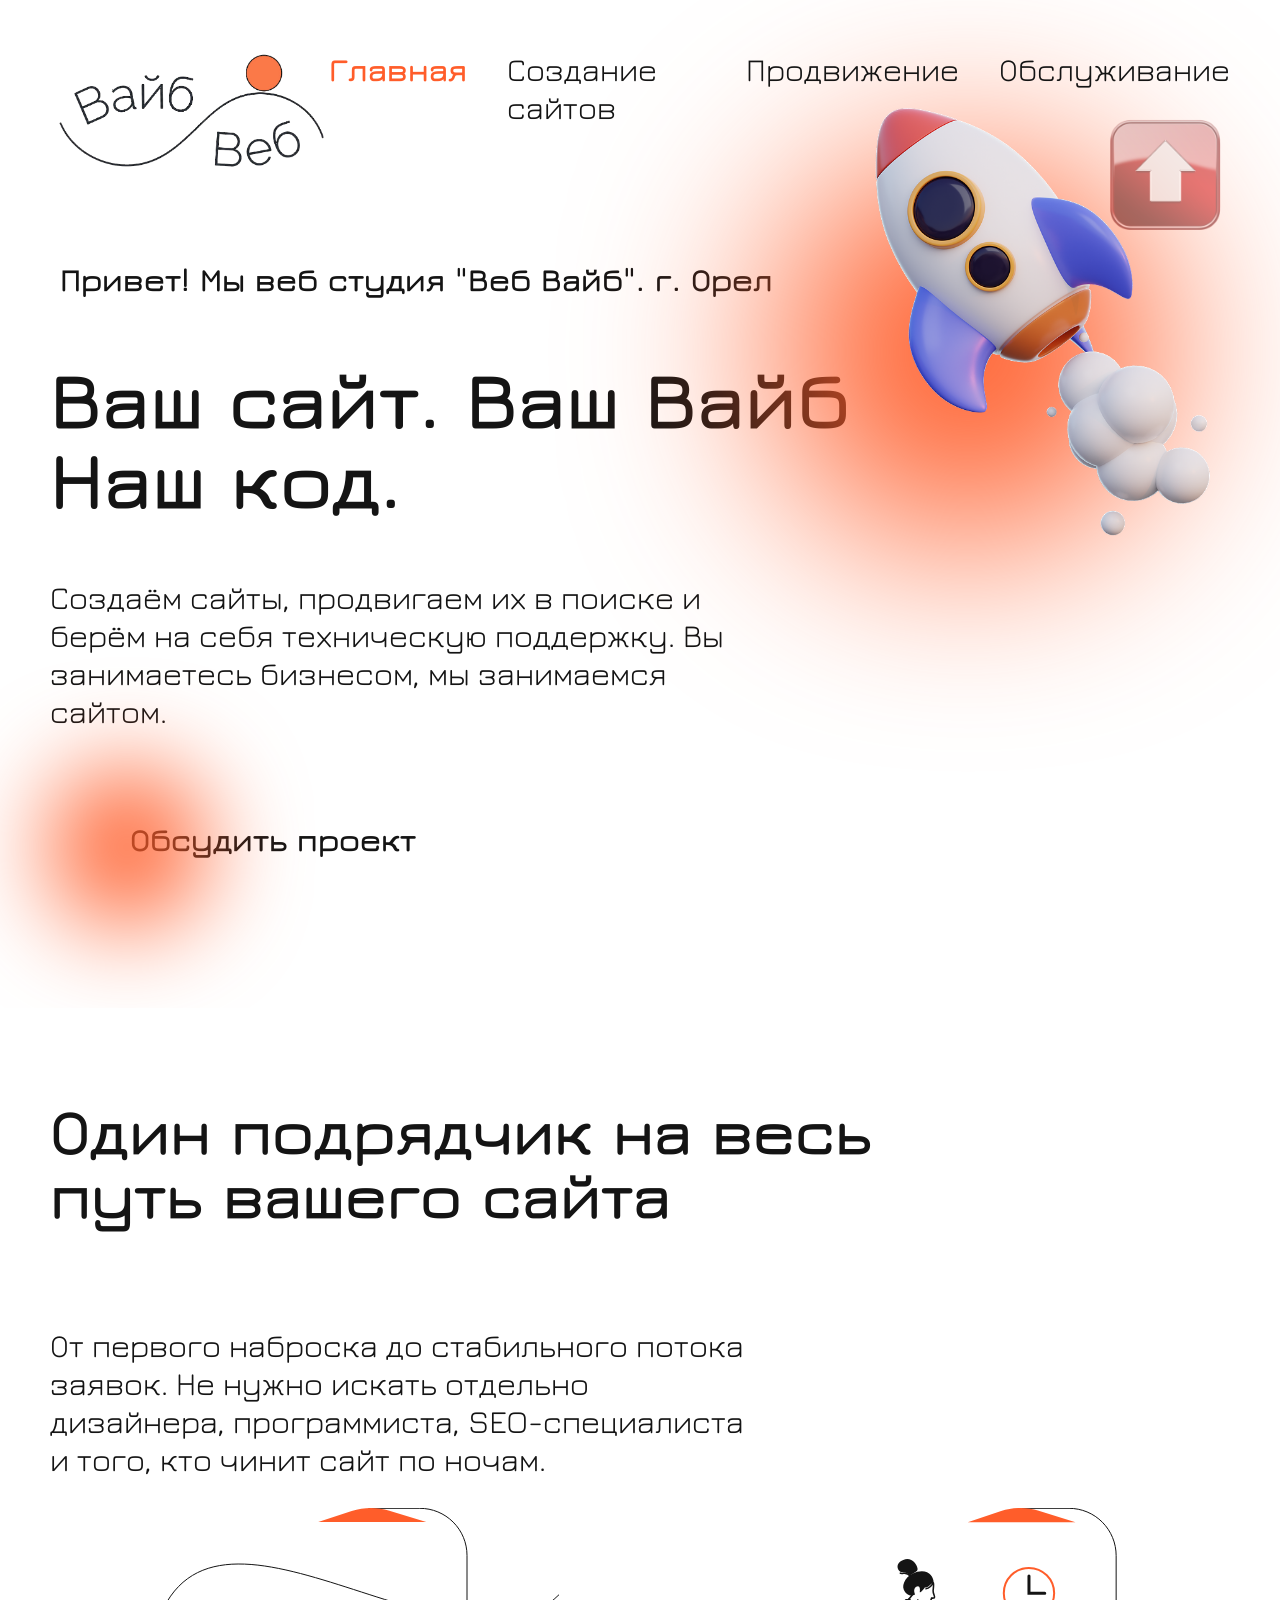
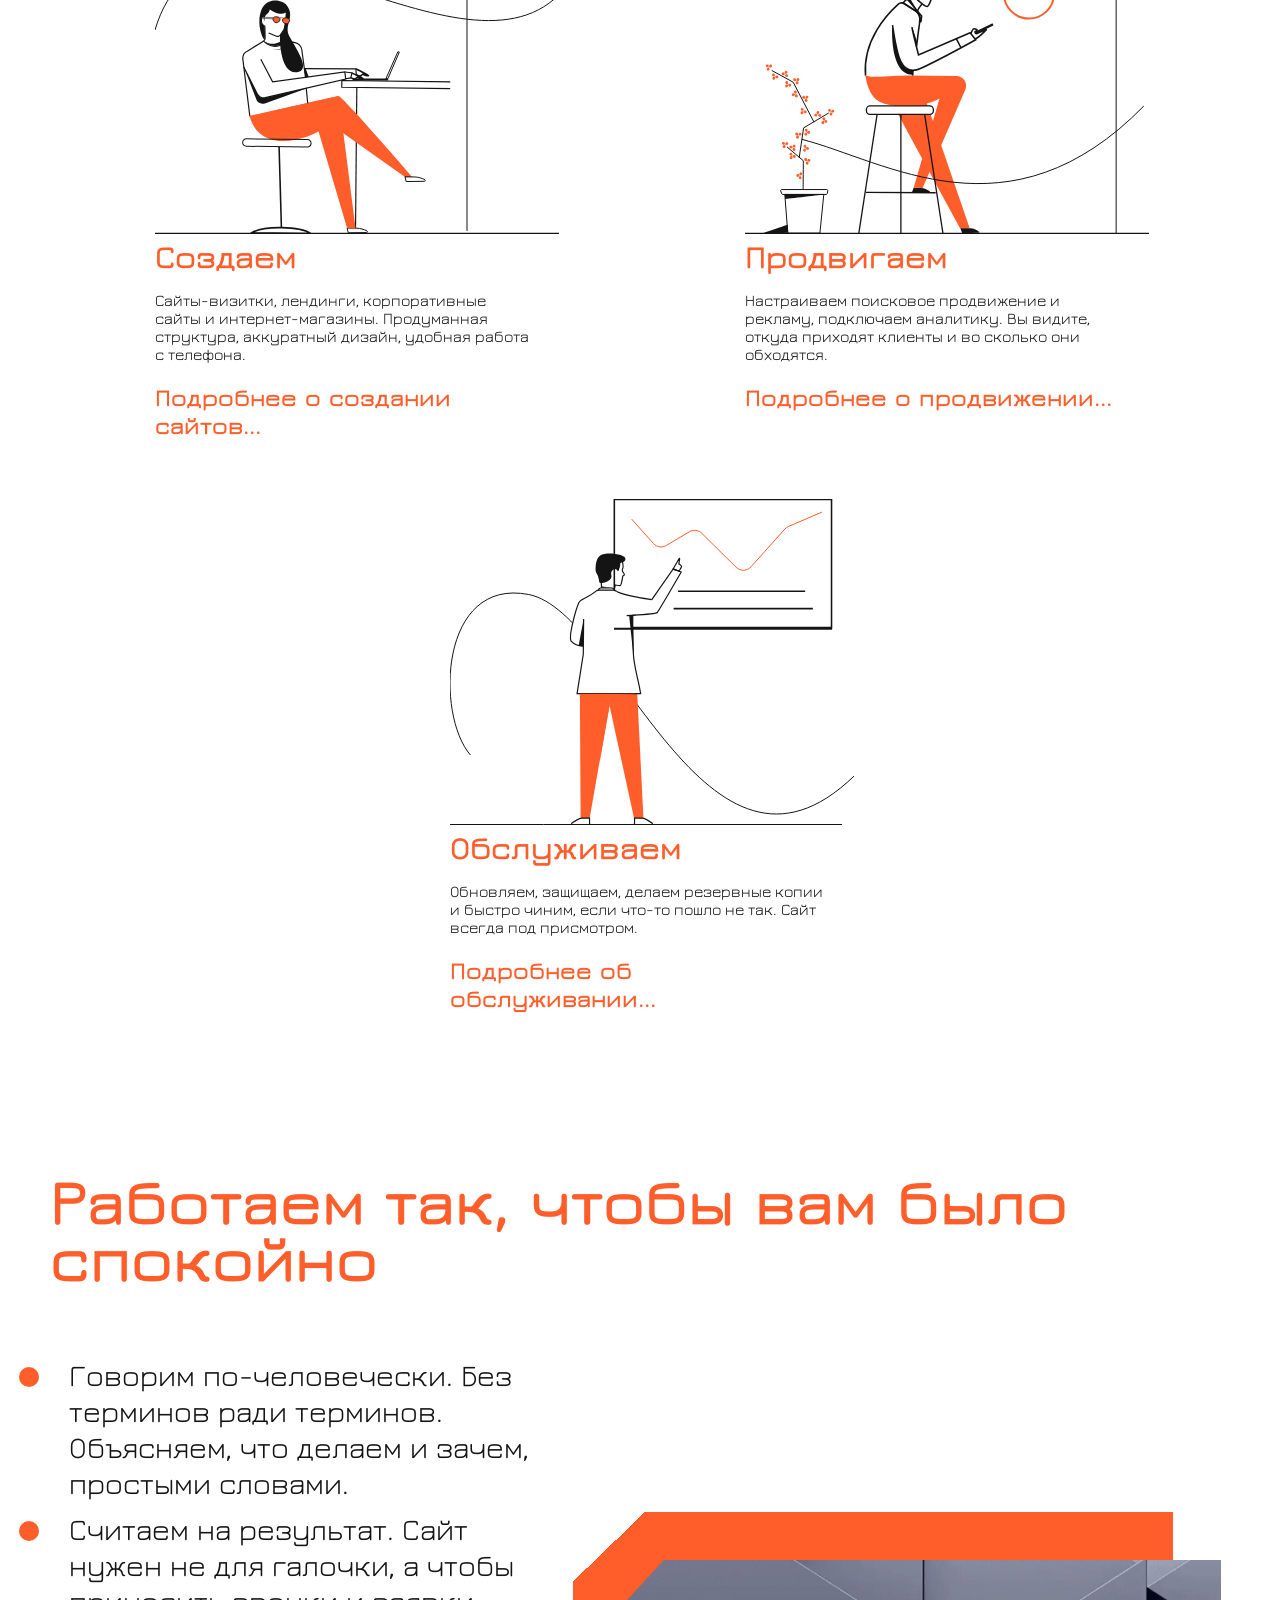
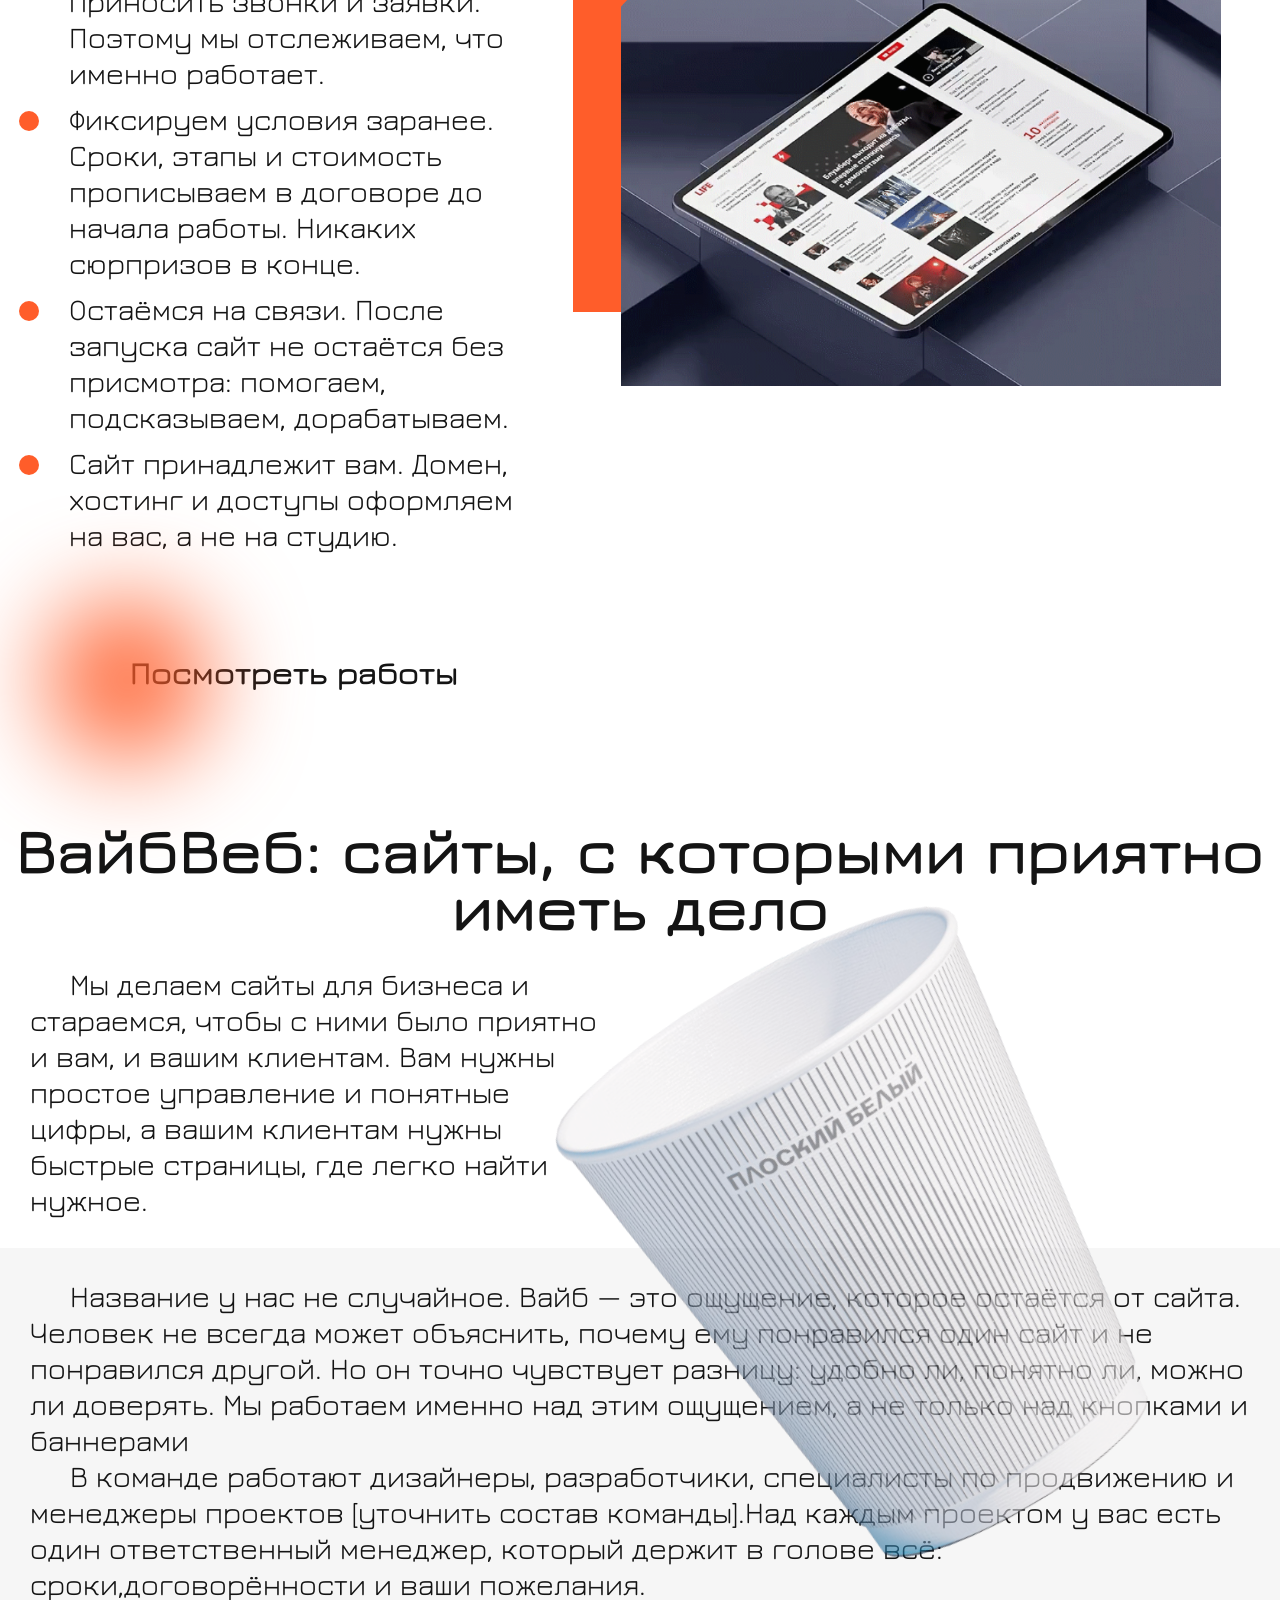
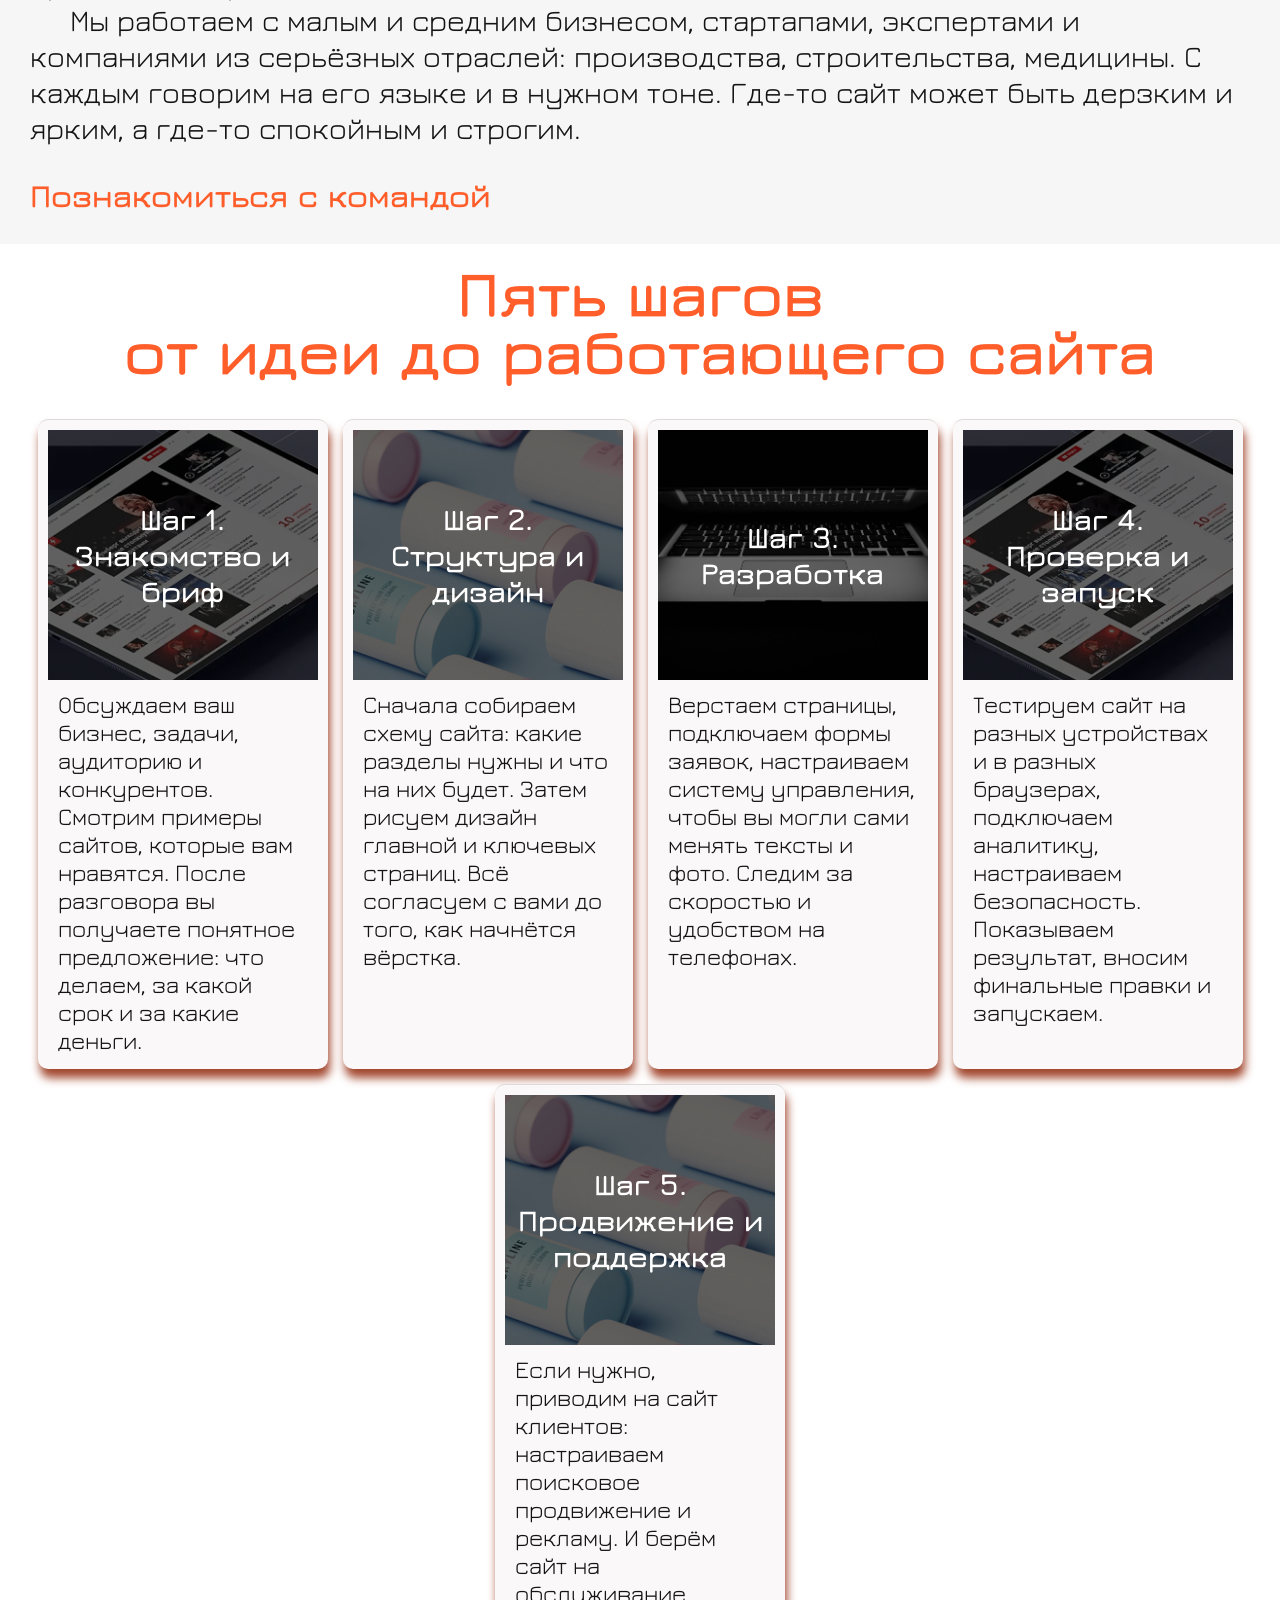
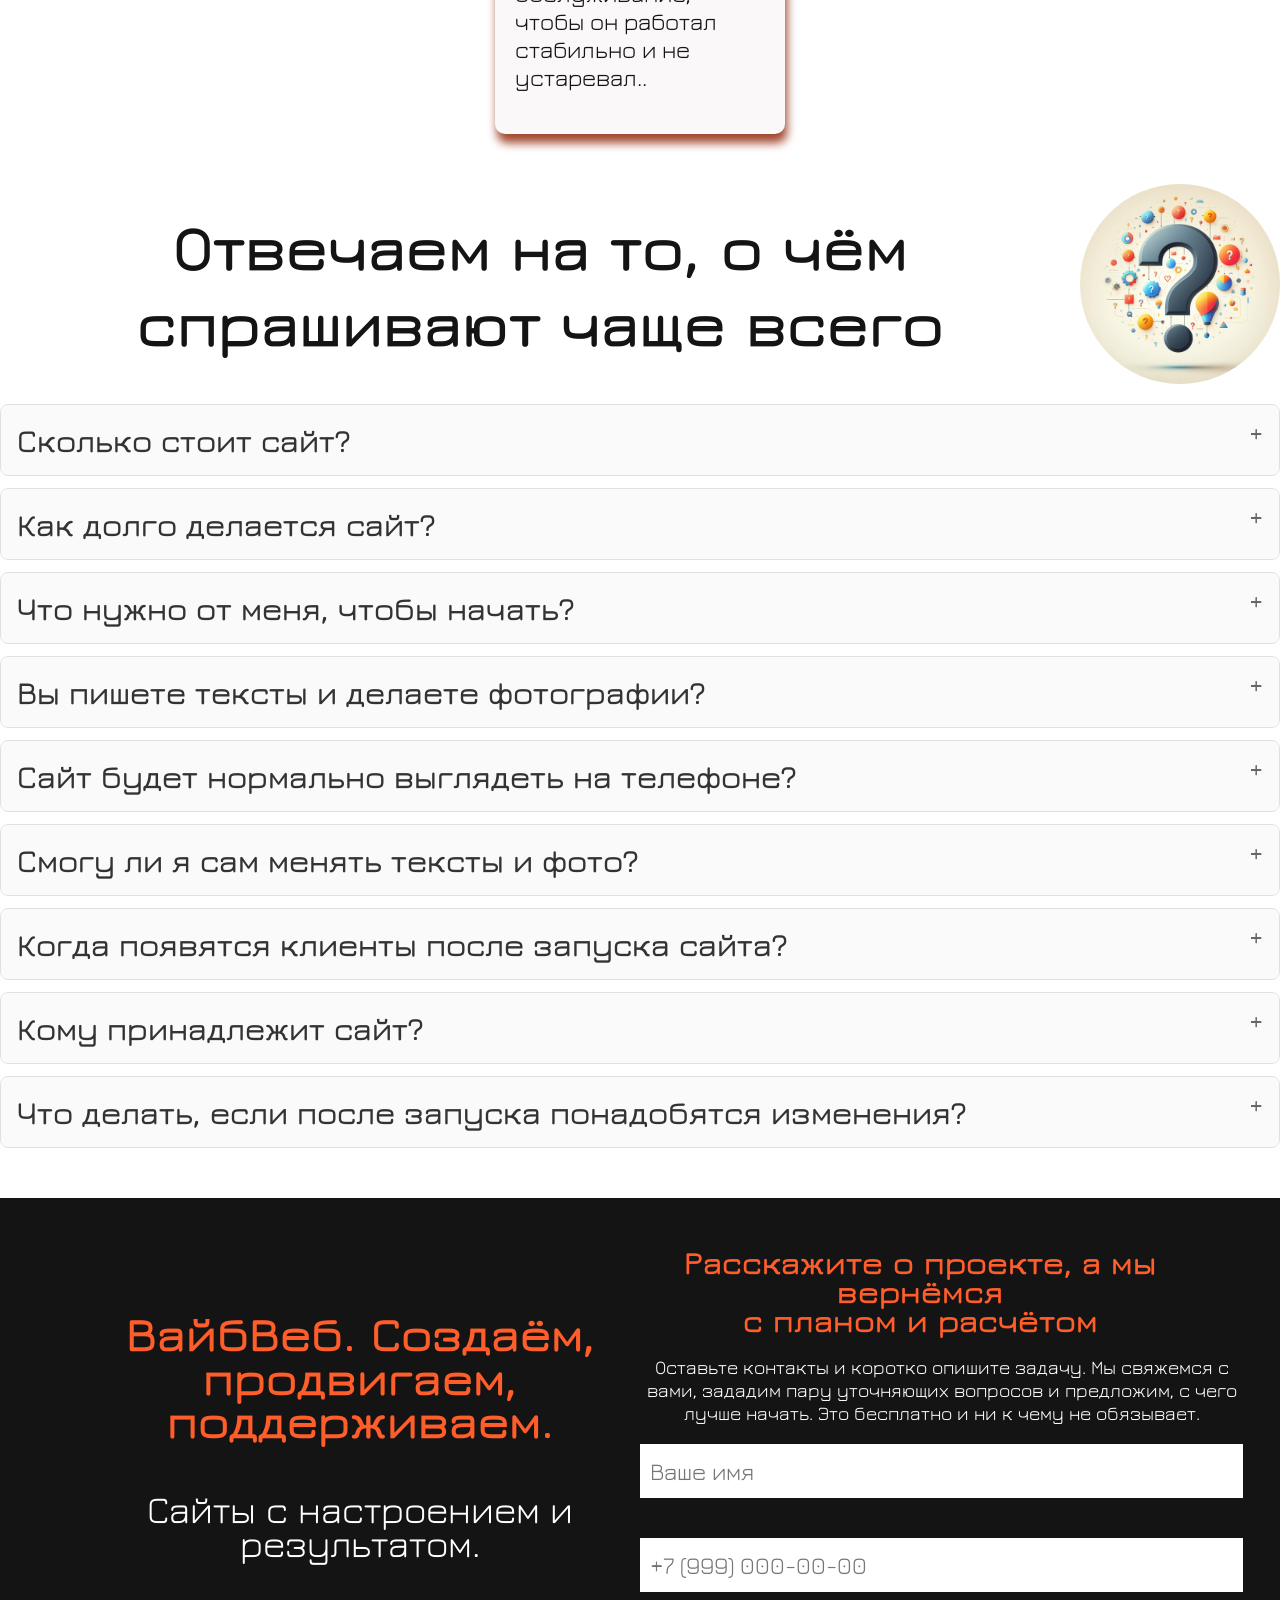
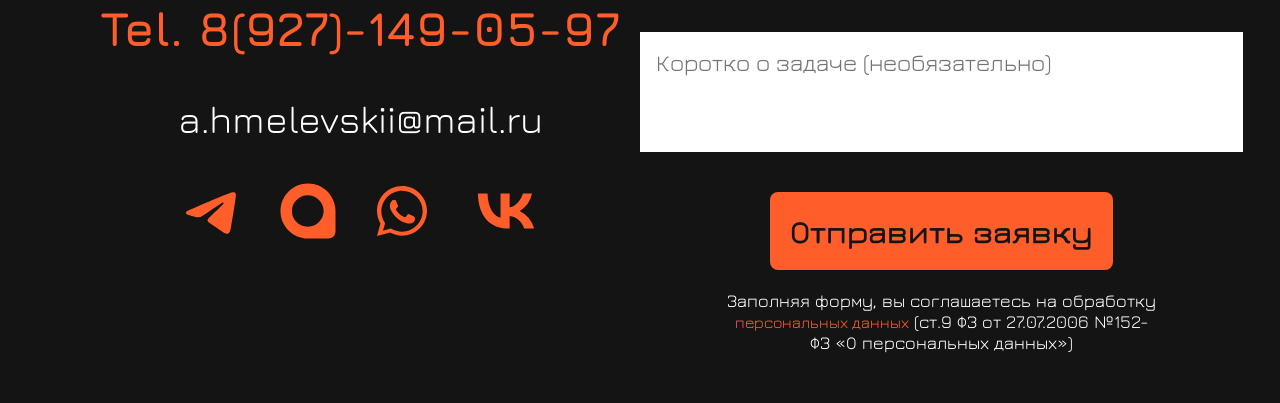
<file: index.html>
<!DOCTYPE html>
<html lang="en">

<head>
    <meta charset="UTF-8">
    <meta name="viewport" content="width=device-width, initial-scale=1.0">
    <link rel="preconnect" href="https://fonts.googleapis.com">
    <link rel="preconnect" href="https://fonts.gstatic.com" crossorigin>
    <link href="https://fonts.googleapis.com/css2?family=Jura:wght@300..700&display=swap" rel="stylesheet">
    <link rel="stylesheet" href="css/main.css">
    <link rel="icon" type="img/png." href="img/orang3.svg">

    <meta name="description"
        content="Веб-студия ВайбВеб: разрабатываем сайты, настраиваем продвижение и берём на себя техническую поддержку. Современный дизайн, понятные сроки, заявки от клиентов.">
    <title>ВайбВеб — создание, продвижение и поддержка сайтов под ключ</title>
</head>

<body>
    <!-- Главная -->
    <header class="head">
        <nav class="nav">
            <a class="nav_logo" href="#"><img src="img/logo-1.png" alt=""></a>
            <ul class="nav_menu">
                <li><a class="now_page" href="#">Главная</a></li>
                <li><a href="page2.html">Создание сайтов</a></li>
                <li><a href="page3.html">Продвижение</a></li>
                <li><a href="page4.html">Обслуживание</a></li>
            </ul>
        </nav>
        <h3 class="head_subtitle">Привет! Мы веб студия "Веб Вайб". г. Орел</h3>
        <h1 class="head_title">Ваш сайт. Ваш Вайб<div class="br"></div> Наш код.</h1>
        <p class="head_text">Создаём сайты, продвигаем их в поиске и берём на себя техническую поддержку. Вы занимаетесь
            бизнесом, мы занимаемся
            сайтом.</p>
        <div class="head_services">
            <p id="openModal" class="head_services_text">Обсудить проект</p>
            <div class="head_circle mini"></div>
        </div>
        <img src="./img/rocket.png" alt="rocket" class="head_img">
        <div class="head_circle"></div>
    </header>

    <!-- Что мы делаем -->
     <a class="arrow_up" href="#"><img src="img/arrow_up.png" alt=""></a>
    <section class="about" id="about">
        <h2 class="about_title">Один подрядчик на весь путь вашего сайта</h2>
        <p class="head_text">От первого наброска до стабильного потока заявок. Не нужно искать отдельно дизайнера,
            программиста, SEO-специалиста и
            того, кто чинит сайт по ночам.</p>
        <div class="about_row">
            <div class="about_card">
                <img src="img/Illustration1.svg" alt="img" class="about_card_img">
                <h3 class="about_card_title"><span style="color: #FF5D2A;
                        ;">Создаем</span></h3>
                <p class="about_card_text">
                    Сайты-визитки, лендинги, корпоративные сайты и интернет-магазины. Продуманная структура, аккуратный
                    дизайн, удобная
                    работа с телефона.
                </p>
                <a href="page2.html">Подробнее о создании сайтов...</a>
            </div>
            <div class="about_card">
                <img src="img/Illustration2.svg" alt="img" class="about_card_img">
                <h3 class="about_card_title"><span style="color: #FF5D2A;">Продвигаем</span></h3>
                <p class="about_card_text">
                    Настраиваем поисковое продвижение и рекламу, подключаем аналитику. Вы видите, откуда приходят
                    клиенты и во сколько они
                    обходятся.
                </p>
                <a href="page3.html">Подробнее о продвижении...</a>
            </div>
            <div class="about_card">
                <img src="img/Illustration3.svg" alt="img" class="about_card_img">
                <h3 class="about_card_title"><span style="color: #FF5D2A;">Обслуживаем</span></h3>
                <p class="about_card_text">Обновляем, защищаем, делаем резервные копии и быстро чиним, если что-то пошло
                    не так. Сайт всегда под присмотром.
                </p>
                <a href="page4.html">Подробнее об обслуживании...</a>
            </div>
        </div>
    </section>

    <!-- Почему с нами комфортно -->
    <section class="services" id="servise">
        <h2 class="services_block_text_title">Работаем так, чтобы вам было спокойно</h2>
        <div class="services_row">
            <div class="services_block_text">
                <ul class="services_block_text_list">
                    <li>Говорим по-человечески. Без терминов ради терминов. Объясняем, что делаем и зачем, простыми
                        словами.
                    </li>
                    <li>Считаем на результат. Сайт нужен не для галочки, а чтобы приносить звонки и заявки. Поэтому мы
                        отслеживаем, что именно
                        работает.</li>
                    <li>Фиксируем условия заранее. Сроки, этапы и стоимость прописываем в договоре до начала работы.
                        Никаких сюрпризов в
                        конце.</li>
                    <li>Остаёмся на связи. После запуска сайт не остаётся без присмотра: помогаем, подсказываем,
                        дорабатываем.</li>
                    <li>Сайт принадлежит вам. Домен, хостинг и доступы оформляем на вас, а не на студию.</li>
                </ul>
            </div>
            <div class="services_img">
                <img src="img/page3.png" alt="img">
            </div>
        </div>
        <div class="head_services">
            <a class="head_services_text" href="#">Посмотреть работы</a>
            <div class="head_circle mini"></div>
        </div>
    </section>

    <!-- О нас -->
    <section class="about_us">
        <h2 class="about_us_title">ВайбВеб: сайты, с которыми приятно иметь дело</h2>
        <div class="about_us_titles">
            <p>Мы делаем сайты для бизнеса и стараемся, чтобы с ними было приятно и вам, и вашим клиентам. Вам нужны
                простое управление
                и понятные цифры, а вашим клиентам нужны быстрые страницы, где легко найти нужное.</p>
        </div>
        <div class="about_us_text">
            <div class="text">
                <p>Название у нас не случайное. Вайб — это ощущение, которое остаётся от сайта. Человек не всегда может
                    объяснить,
                    почему
                    ему понравился один сайт и не понравился другой. Но он точно чувствует разницу: удобно ли, понятно
                    ли, можно ли
                    доверять. Мы работаем именно над этим ощущением, а не только над кнопками и баннерами
                </p>
                <p>В команде работают дизайнеры, разработчики, специалисты по продвижению и менеджеры проектов [уточнить
                    состав команды].Над каждым проектом у вас есть один ответственный менеджер, который держит в голове
                    всё: сроки,договорённости и ваши пожелания.
                </p>
                <p>Мы работаем с малым и средним бизнесом, стартапами, экспертами и компаниями из серьёзных отраслей:
                    производства, строительства, медицины. С каждым говорим на его языке и в нужном тоне. Где-то сайт
                    может быть дерзким и ярким, а где-то спокойным и строгим.
                </p>
            </div>
            <a class="head_services_text" href="#">Познакомиться с командой</a>
        </div>
        <img class="about_us_img" src="img/cup.png" alt="cup">
    </section>

    <!-- Как мы работаем -->

    <section id="work" class="work">
        <h2 class="work_title">Пять шагов <br>от идеи до работающего сайта</h2>
        <div class="work_row">
            <div class="work_row_card">
                <div class="work_row_card_img bg1">
                    <h3>Шаг 1.<br> Знакомство и бриф</h3>
                </div>
                <p>Обсуждаем ваш бизнес, задачи, аудиторию и конкурентов. Смотрим примеры сайтов, которые вам
                    нравятся.
                    После разговора вы
                    получаете понятное предложение: что делаем, за какой срок и за какие деньги.</p>
            </div>
            <div class="work_row_card">
                <div class="work_row_card_img bg2">
                    <h3>Шаг 2.<br>Структура и дизайн</h3>
                </div>

                <p>Сначала собираем схему сайта: какие разделы нужны и что на них будет. Затем рисуем дизайн главной и
                    ключевых страниц.
                    Всё согласуем с вами до того, как начнётся вёрстка.</p>
            </div>
            <div class="work_row_card">
                <div class="work_row_card_img bg3">
                    <h3>Шаг 3.<br> Разработка</h3>
                </div>
                <p>Верстаем страницы, подключаем формы заявок, настраиваем систему управления, чтобы вы могли сами
                    менять тексты и фото.
                    Следим за скоростью и удобством на телефонах.</p>
            </div>
            <div class="work_row_card">
                <div class="work_row_card_img bg4">
                    <h3>Шаг 4.<br> Проверка и запуск</h3>
                </div>
                <p>Тестируем сайт на разных устройствах и в разных браузерах, подключаем аналитику, настраиваем
                    безопасность. Показываем
                    результат, вносим финальные правки и запускаем.</p>
            </div>
            <div class="work_row_card">
                <div class="work_row_card_img bg5">
                    <h3>Шаг 5.<br> Продвижение и поддержка</h3>
                </div>
                <p>Если нужно, приводим на сайт клиентов: настраиваем поисковое продвижение и рекламу. И берём сайт на
                    обслуживание, чтобы
                    он работал стабильно и не устаревал..</p>
            </div>

        </div>
    </section>

    <!-- Чаcтые вопросы -->
    <section class="questions">
        <div class="questions_header">
            <h3 class="questions_title">
                Отвечаем на то, о чём спрашивают чаще всего</h3>
            <img class="questions_img" src="img/questions.jpg" alt="questions">
        </div>

        <details class="accordion-item">
            <summary class="accordion-summary">Сколько стоит сайт?</summary>
            <div class="accordion-content">
                Стоимость зависит от типа сайта и объёма работ. Простая визитка и интернет-магазин с каталогом, конечно,
                стоят
                по-разному. Ориентиры: визитка от [сумма] ₽, лендинг от [сумма] ₽, корпоративный сайт от [сумма] ₽,
                интернет-магазин от
                [сумма] ₽. Точную цену называем после короткого обсуждения задач и фиксируем в договоре.
            </div>
        </details>
        <details class="accordion-item">
            <summary class="accordion-summary">Как долго делается сайт?</summary>
            <div class="accordion-content">
                Лендинг и визитку обычно делаем быстрее, корпоративный сайт и интернет-магазин требуют больше времени.
                Ориентиры: [сроки
                по типам сайтов]. Точный срок указываем в предложении, а сдвигать его без вашего ведома не будем.
            </div>
        </details>
        <details class="accordion-item">
            <summary class="accordion-summary">Что нужно от меня, чтобы начать?</summary>
            <div class="accordion-content">
                Рассказать о бизнесе и о том, чего вы ждёте от сайта. Хорошо, если есть примеры сайтов, которые
                нравятся, логотип и
                фирменные цвета. Если чего-то нет, не страшно: подскажем и поможем с текстами и изображениями.
            </div>
        </details>
        <details class="accordion-item">
            <summary class="accordion-summary">Вы пишете тексты и делаете фотографии?</summary>
            <div class="accordion-content">
                С текстами помогаем: готовим структуру и пишем содержание страниц. С фотографиями подскажем, что и как
                лучше снять, при
                необходимости подберём фотографа или качественные изображения для сайта.
            </div>
        </details>
        <details class="accordion-item">
            <summary class="accordion-summary">Сайт будет нормально выглядеть на телефоне?</summary>
            <div class="accordion-content">
                Да. Все наши сайты адаптированы под смартфоны и планшеты. Большая часть посетителей приходит именно с
                телефонов, поэтому
                мобильную версию мы проверяем в первую очередь.
            </div>
        </details>
        <details class="accordion-item">
            <summary class="accordion-summary">Смогу ли я сам менять тексты и фото?</summary>
            <div class="accordion-content">
                Да. Подключаем удобную систему управления и показываем, как ей пользоваться. Если нет времени
                разбираться, правки можно
                передать нам в рамках обслуживания.
            </div>
        </details>
        <details class="accordion-item">
            <summary class="accordion-summary">Когда появятся клиенты после запуска сайта?</summary>
            <div class="accordion-content">
                Зависит от способа привлечения. Контекстная реклама даёт первые обращения быстро, а поисковое
                продвижение работает на
                длинной дистанции: заметные изменения обычно появляются через несколько месяцев. Мы не обещаем «топ за
                неделю», потому
                что так не бывает, зато честно показываем динамику.
            </div>
        </details>
        <details class="accordion-item">
            <summary class="accordion-summary">Кому принадлежит сайт?</summary>
            <div class="accordion-content">
                Вам. Домен, хостинг и все доступы оформляем на вас, а исходные материалы и готовый сайт передаём по
                завершении работ.
            </div>
        </details>
        <details class="accordion-item">
            <summary class="accordion-summary">Что делать, если после запуска понадобятся изменения?</summary>
            <div class="accordion-content">
                Можно разово заказать доработку или перейти на обслуживание: тогда мелкие правки, обновления и контроль
                работы сайта
                берём на себя на постоянной основе.
            </div>
        </details>
    </section>

    <!-- Footer -->
    <footer class="footer">
        <div class="footer_contact">
            <h3 class="footer_title">ВайбВеб. Создаём,<br> продвигаем, поддерживаем.</h3>
            <p>Сайты с настроением и результатом.</p>
            <a class="footer_contact_tel" href="tel:+79271490597">Tel. 8(927)-149-05-97</a>
            <a class="footer_contact_mail" href="mailto:a.hmelevskii@mail.ru">a.hmelevskii@mail.ru</a>
            <div class="footer_contact_social">
                <a class="social_btn" href="https://t.me/Alexandr_Khmelevskii" target="_blank"><img
                        src="img/telegram.svg" alt="telegram"></a>
                <a class="social_btn"
                    href="https://web.max.ru/u/f9LHodD0cOIVkBz7V4f5LC2vkOlARdrVRU-oNTuZmwSo3dRpdzDrF-COwQc"
                    target="_blank"><img src="img/max.svg" alt="max"></a>
                <a class="social_btn" href=""><img src="img/whatsapp.svg" alt="WhatsApp"></a>
                <a class="social_btn" href=""><img src="img/vk.svg" alt="vk"></a>

            </div>
        </div>
        <div class="footer_form">
            <h3 class="footer_form_title">Расскажите о проекте, а мы вернёмся <br>с планом и расчётом</h3>
            <p class="footer_form_text">Оставьте контакты и коротко опишите задачу. Мы свяжемся с вами, зададим пару
                уточняющих вопросов и
                предложим, с чего
                лучше начать. Это бесплатно и ни к чему не обязывает.</p>
            <form class="form" id="contact-form">
                <input type="text" id="name" name="name" placeholder="Ваше имя" required>
                <input type="tel" id="phone" name="phone" placeholder="+7 (999) 000-00-00" required inputmode="numeric">
                <textarea class="textarea" id="text" name="text"
                    placeholder="Коротко о задаче (необязательно)"></textarea>
                <button type="submit" id="form_btn" class="form_btn">Отправить заявку</button>
                <p style="font-size: 18px; color: #ffffff;">Заполняя форму, вы соглашаетесь на обработку <br><span
                        style="color: #FF5D2A;">персональных данных</span>
                    (ст.9 ФЗ от 27.07.2006 №152- <br>
                    ФЗ «О персональных данных»)</p>
            </form>

        </div>
    </footer>

    <!-- Модальное окно -->
    <section id="modalOverlay" class="modal_window">
        <span class="close-btn" id="closeModal">&times;</span>
        <div class="modal">
            <div class="modal_contact">
                <a class="modal_contact_tel" href="tel:+79271490597">Tel. 8(927)-149-05-97</a>
            </div>
            <div class="modal_form">
                <h3 class="modal_form_title">Расскажите о проекте, а мы вернёмся с планом и расчётом</h3>
                <p class="modal_form_text">Оставьте контакты и коротко опишите задачу. Мы свяжемся с вами в ближайшее
                    время.
                </p>
                <form class="form" id="contact-form">
                    <input type="text" id="name" name="name" placeholder="Ваше имя" required>
                    <input type="tel" id="phone" name="phone" placeholder="+7 (999) 000-00-00" required
                        inputmode="numeric">
                    <textarea class="textarea" id="text" name="text"
                        placeholder="Коротко о задаче (необязательно)"></textarea>
                    <button type="submit" id="form_btn" class="form_btn">Отправить заявку</button>
                    <p style="font-size: 18px; color: #ffffff;">Заполняя форму, вы соглашаетесь на обработку <br><span
                            style="color: #FF5D2A;">персональных данных</span>
                        (ст.9 ФЗ от 27.07.2006 №152- <br>
                        ФЗ «О персональных данных»)</p>
                </form>

            </div>
        </div>

    </section>

    <script src="modal.js" async></script>


</body>

</html>
</file>
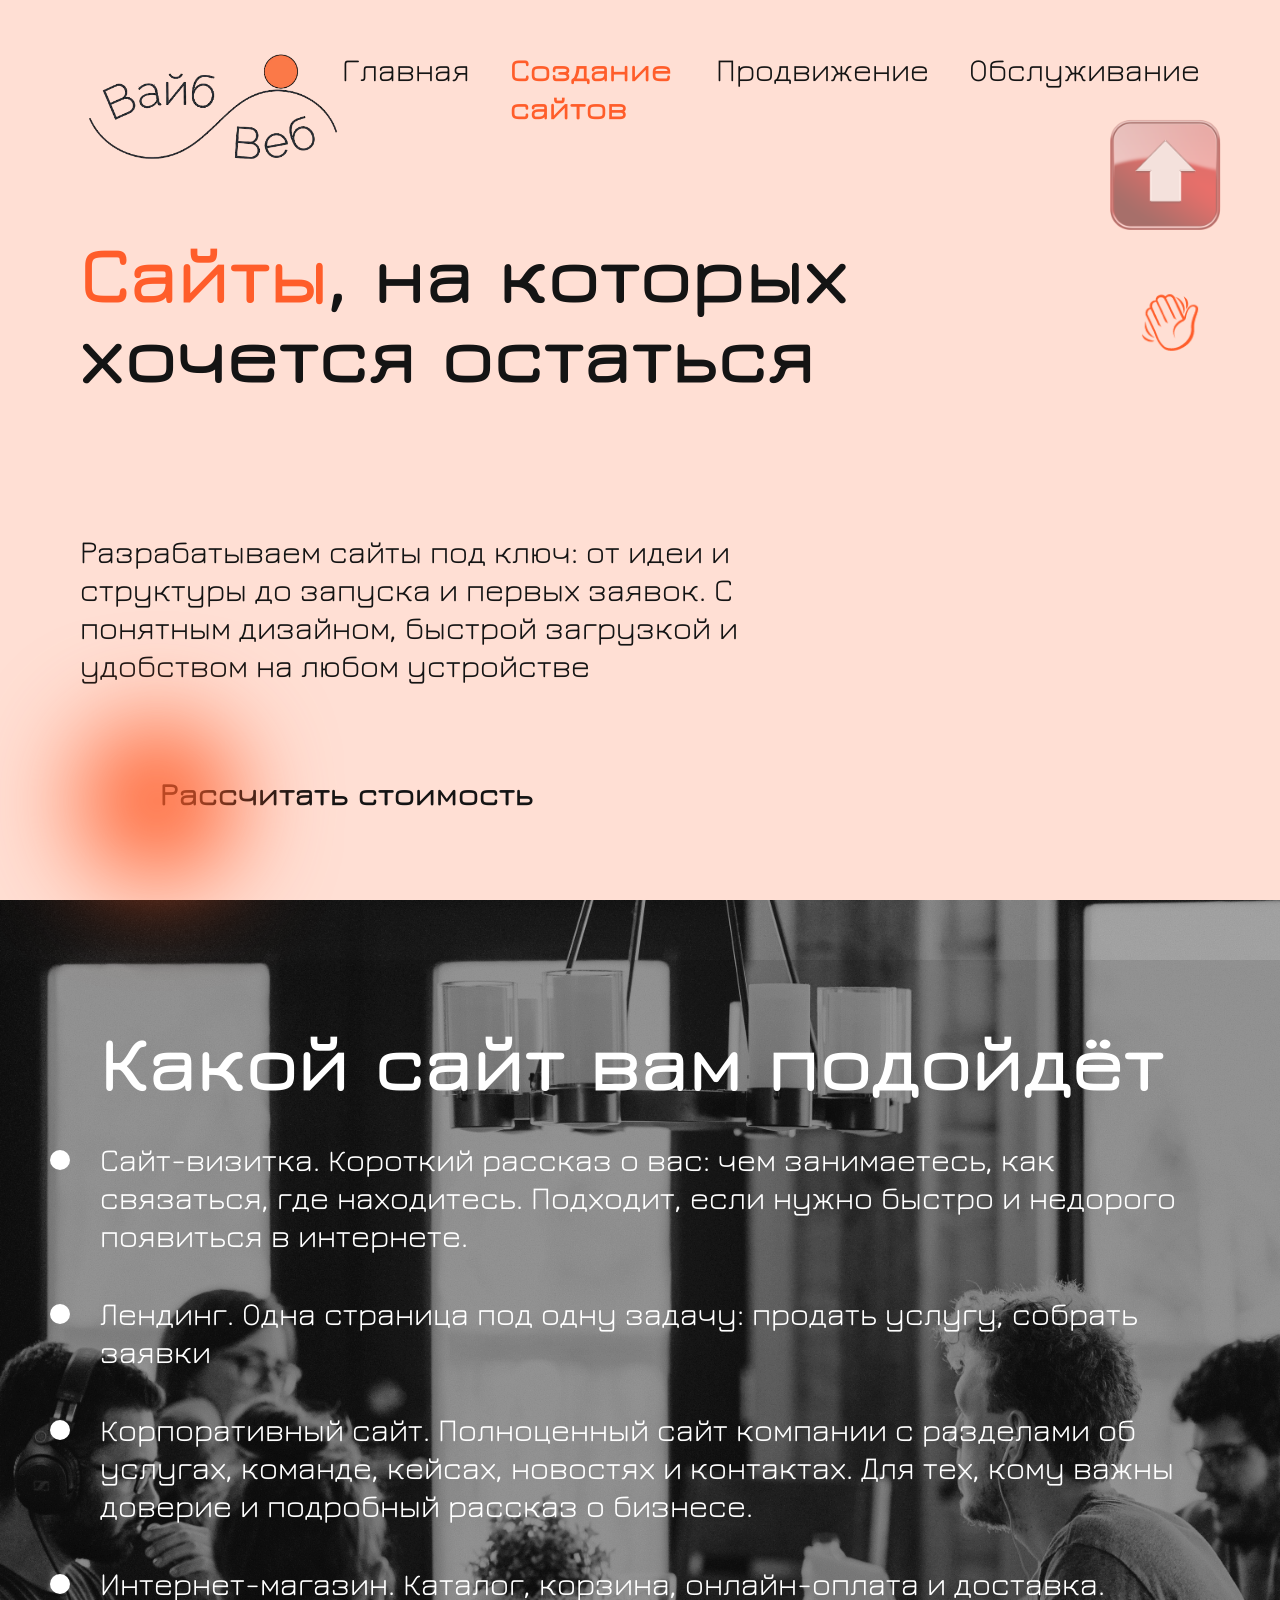
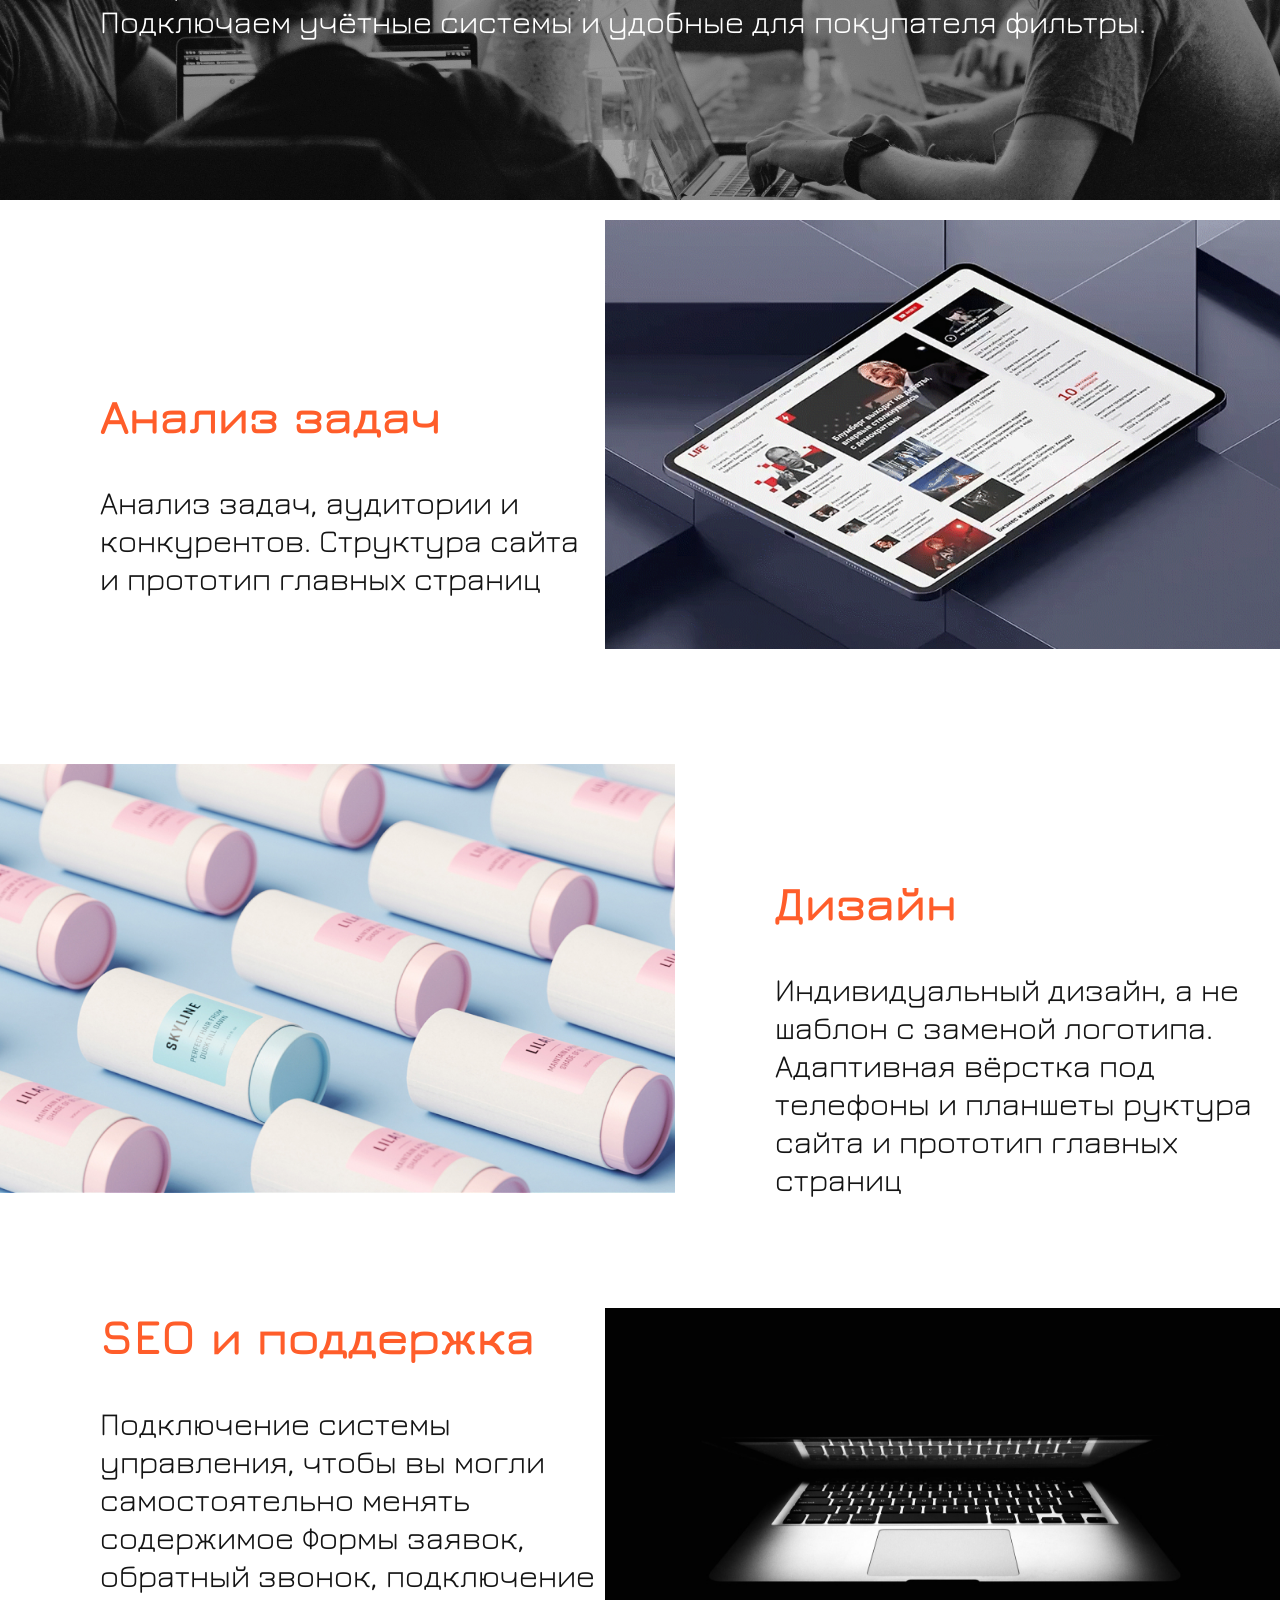
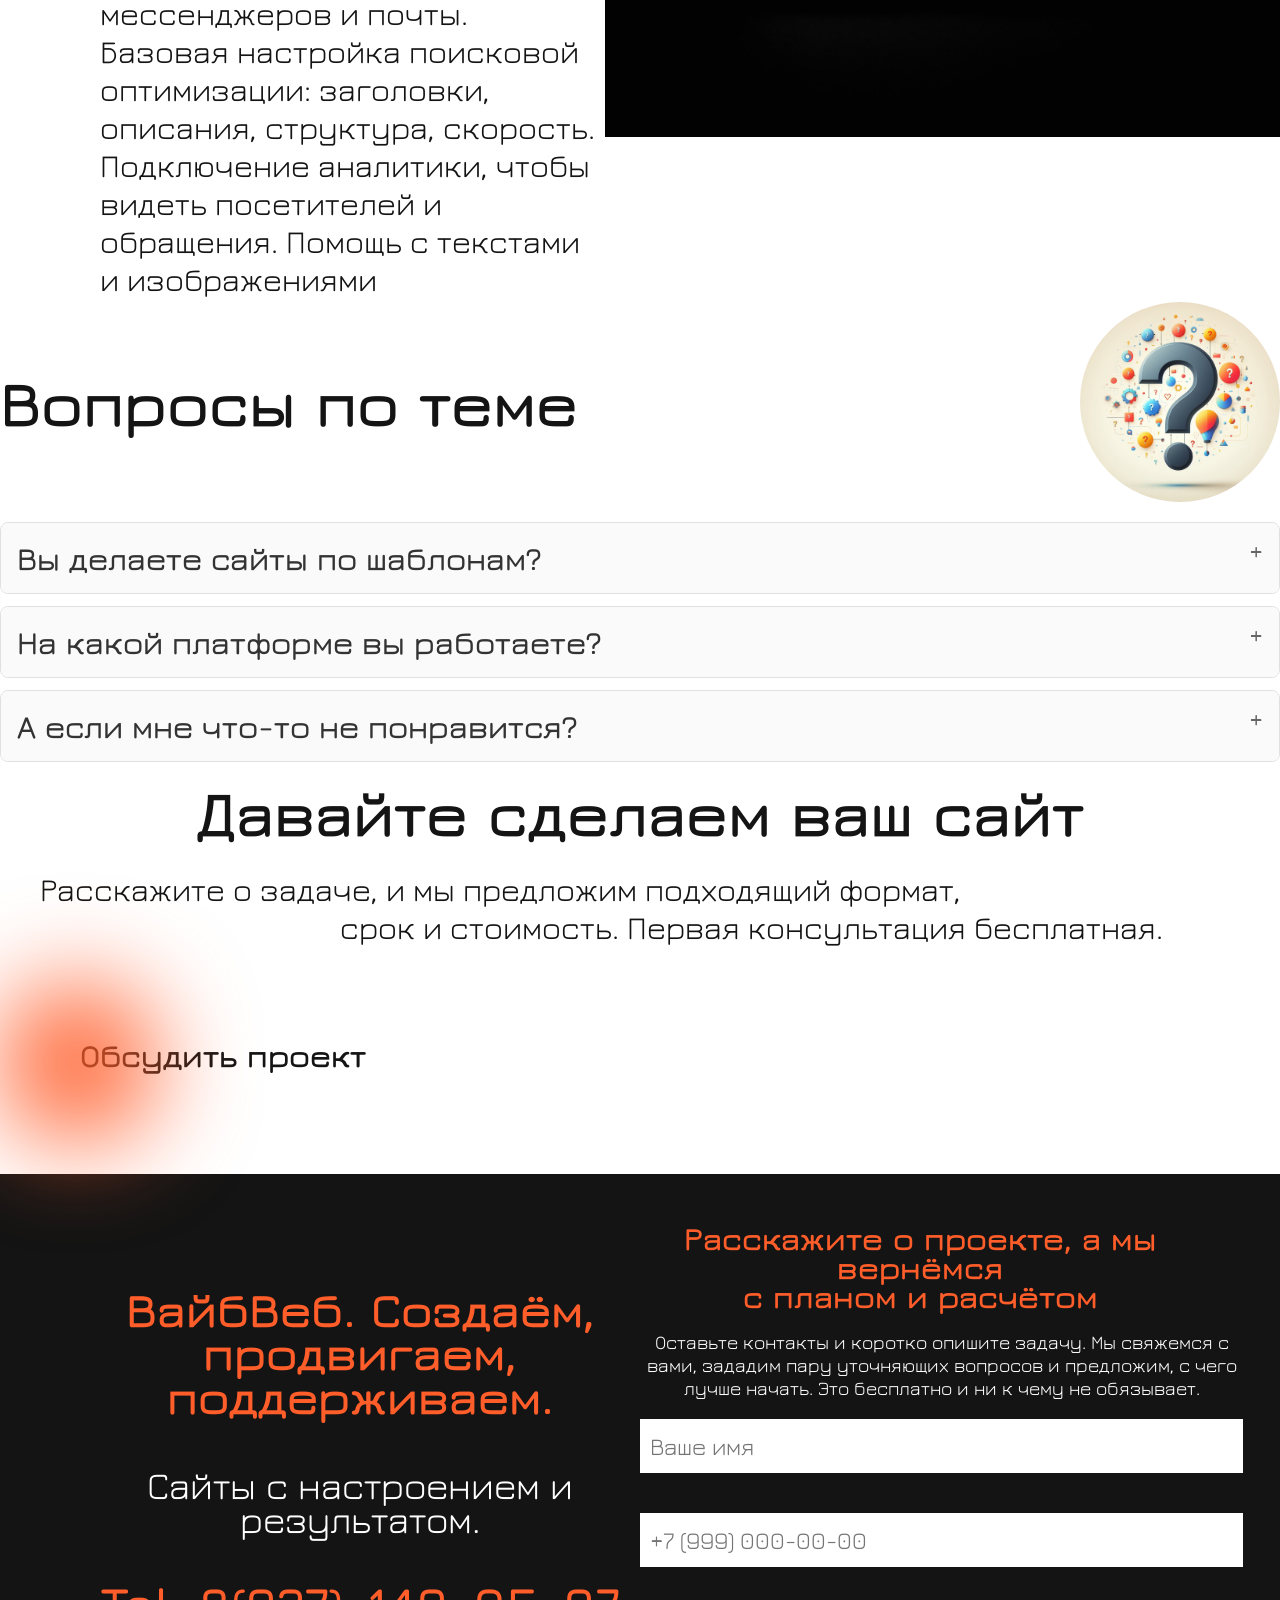
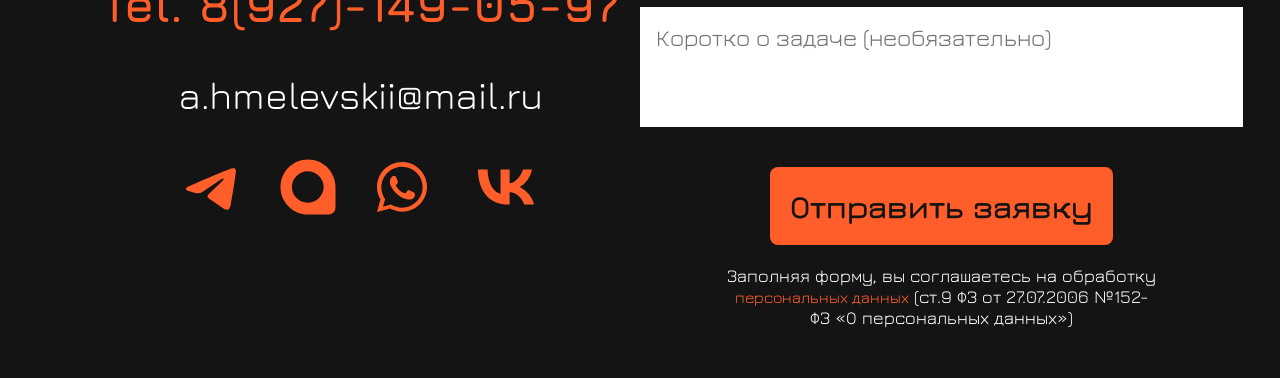
<file: page2.html>
<!DOCTYPE html>
<html lang="en">

<head>
    <meta charset="UTF-8">
    <meta name="viewport" content="width=device-width, initial-scale=1.0">
    <link rel="preconnect" href="https://fonts.googleapis.com">
    <link rel="preconnect" href="https://fonts.gstatic.com" crossorigin>
    <link href="https://fonts.googleapis.com/css2?family=Jura:wght@300..700&display=swap" rel="stylesheet">
    <link rel="stylesheet" href="css/main.css">
    <link rel="icon" type="img/png." href="img/orang3.svg">
    <meta name="description"
        content="Разрабатываем сайты для бизнеса: от визитки до интернет-магазина. Продуманная структура, современный дизайн, удобство на телефонах. Стоимость и сроки фиксируем в договоре.">
    <title>Создание сайтов под ключ: визитки, лендинги, интернет-магазины | ВайбВеб</title>
</head>

<body>
    <a class="arrow_up" href="#"><img src="img/arrow_up.png" alt=""></a>
    <div class="container">
        <!-- Header второй страницы -->
        <header class="page2_head">
            <nav class="nav">
                <a class="nav_logo" href="index.html"><img src="img/logo-1.png" alt=""></a>
                <ul class="nav_menu">
                    <li><a href="index.html">Главная</a></li>
                    <li><a class="now_page" href="page2.html">Создание сайтов</a></li>
                    <li><a href="page3.html">Продвижение</a></li>
                    <li><a href="page4.html">Обслуживание</a></li>

                </ul>
            </nav>
            <div class="header_text">
                <div class="page2_head_title">
                    <h1 class="head_title title2"><span class="span">Сайты</span>, на которых хочется остаться</h1>
                    <img src="img/hand.png" alt="hand">
                </div>

                <p class="head_text">Разрабатываем сайты под ключ: от идеи и структуры до запуска и первых заявок. С
                    понятным дизайном, быстрой загрузкой и
                    удобством на любом устройстве</p>
            </div>

            <div class="head_services">
                <a class="head_services_text" href="#footer-page2">Рассчитать стоимость</a>
                <div class="head_circle mini"></div>
            </div>
        </header>

        <!-- Блок Какой сайт вам подойдёт -->
        <section class="which_will_suit">
            <div class="internal">
                <h2 class="about_title">Какой сайт вам подойдёт</h2>
                <ul class="which_will_suit_li">
                    <li>Сайт-визитка. Короткий рассказ о вас: чем занимаетесь, как связаться, где находитесь. Подходит,
                        если нужно
                        быстро и
                        недорого появиться в интернете.</li>
                    <li>Лендинг. Одна страница под одну задачу: продать услугу, собрать заявки</li>
                    <li>Корпоративный сайт. Полноценный сайт компании с разделами об услугах, команде, кейсах, новостях
                        и контактах. Для
                        тех,
                        кому важны доверие и подробный рассказ о бизнесе.</li>
                    <li>Интернет-магазин. Каталог, корзина, онлайн-оплата и доставка. Подключаем учётные системы и
                        удобные для
                        покупателя
                        фильтры.</li>
                </ul>
            </div>

        </section>

        <!-- Мероприятия -->
        <section class="events">
            <div class="events_row">
                <div class="events_text">
                    <h3 class="events_text_title">Анализ задач</h3>
                    <p>Анализ задач, аудитории и конкурентов. Структура сайта и прототип главных страниц
                    </p>
                </div>
                <div class="events_img">
                    <img src="img/events1.jpg" alt="events">
                </div>
            </div>
            <div class="events_row">
                <div class="events_img">
                    <img src="img/events2.jpg" alt="events">
                </div>
                <div class="events_text">
                    <h3 class="events_text_title">Дизайн</h3>
                    <p>Индивидуальный дизайн, а не шаблон с заменой логотипа. Адаптивная вёрстка под телефоны и планшеты
                        руктура сайта и прототип главных страниц
                    </p>
                </div>
            </div>
            <div class="events_row">
                <div class="events_text">
                    <h3 class="events_text_title">SEO и поддержка</h3>
                    <p>Подключение системы управления, чтобы вы могли самостоятельно менять содержимое
                        Формы заявок, обратный звонок, подключение мессенджеров и почты. Базовая настройка поисковой
                        оптимизации: заголовки, описания, структура, скорость. Подключение аналитики, чтобы видеть
                        посетителей и обращения. Помощь с текстами и изображениями

                    </p>
                </div>
                <div class="events_img">
                    <img src="img/events3.jpg" alt="events">
                </div>
            </div>
        </section>

        <section class="questions">
            <div class="questions_header">
                <h3 class="questions_title">
                    Вопросы по теме</h3>
                <img class="questions_img" src="img/questions.jpg" alt="questions">
            </div>

            <details class="accordion-item">
                <summary class="accordion-summary">Вы делаете сайты по шаблонам?</summary>
                <div class="accordion-content">
                    Мы можем использовать готовые решения там, где это разумно и экономит бюджет, например для базовой
                    структуры или
                    стандартных функций. Но дизайн и содержание всегда подстраиваем под вас, чтобы сайт не выглядел как
                    у соседей.
                </div>
            </details>
            <details class="accordion-item">
                <summary class="accordion-summary">На какой платформе вы работаете?</summary>
                <div class="accordion-content">
                    Подбираем платформу под задачу: от удобных конструкторов для простых сайтов до систем управления для
                    сложных проектов
                    . Объясним, почему выбрали именно её.
                </div>
            </details>
            <details class="accordion-item">
                <summary class="accordion-summary">А если мне что-то не понравится?</summary>
                <div class="accordion-content">
                    Дизайн показываем до вёрстки, поэтому неприятных сюрпризов на финише не будет. Если что-то не
                    устраивает на любом этапе,
                    говорите сразу: обсудим и исправим в рамках согласованных правок.
                </div>
            </details>
            <h3 class="questions_title">Давайте сделаем ваш сайт</h3>
            <p class="end_text">Расскажите о задаче, и мы предложим подходящий формат,<br><span>срок и стоимость. Первая
                    консультация бесплатная.</span> </p>
            <div class="head_services">
                <p id="openModal" class="head_services_text">Обсудить проект</p>
                <div class="head_circle mini"></div>
            </div>
        </section>
    </div>

    <!-- Модальное окно -->
    <section id="modalOverlay" class="modal_window">
        <span class="close-btn" id="closeModal">&times;</span>
        <div class="modal">
            <div class="modal_contact">
                <a class="modal_contact_tel" href="tel:+79271490597">Tel. 8(927)-149-05-97</a>
            </div>
            <div class="modal_form">
                <h3 class="modal_form_title">Расскажите о проекте, а мы вернёмся с планом и расчётом</h3>
                <p class="modal_form_text">Оставьте контакты и коротко опишите задачу. Мы свяжемся с вами в ближайшее
                    время.
                </p>
                <form class="form" id="contact-form">
                    <input type="text" id="name" name="name" placeholder="Ваше имя" required>
                    <input type="tel" id="phone" name="phone" placeholder="+7 (999) 000-00-00" required
                        inputmode="numeric">
                    <textarea class="textarea" id="text" name="text"
                        placeholder="Коротко о задаче (необязательно)"></textarea>
                    <button type="submit" id="form_btn" class="form_btn">Отправить заявку</button>
                    <p style="font-size: 18px; color: #ffffff;">Заполняя форму, вы соглашаетесь на обработку <br><span
                            style="color: #FF5D2A;">персональных данных</span>
                        (ст.9 ФЗ от 27.07.2006 №152- <br>
                        ФЗ «О персональных данных»)</p>
                </form>

            </div>
        </div>

    </section>

    <!-- Footer -->
    <footer id="footer-page2" class="footer">
        <div class="footer_contact">
            <h3 class="footer_title">ВайбВеб. Создаём,<br> продвигаем, поддерживаем.</h3>
            <p>Сайты с настроением и результатом.</p>
            <a class="footer_contact_tel" href="tel:+79271490597">Tel. 8(927)-149-05-97</a>
            <a class="footer_contact_mail" href="mailto:a.hmelevskii@mail.ru">a.hmelevskii@mail.ru</a>
            <div class="footer_contact_social">
                <a class="social_btn" href="https://t.me/Alexandr_Khmelevskii" target="_blank"><img
                        src="img/telegram.svg" alt="telegram"></a>
                <a class="social_btn"
                    href="https://web.max.ru/u/f9LHodD0cOIVkBz7V4f5LC2vkOlARdrVRU-oNTuZmwSo3dRpdzDrF-COwQc"
                    target="_blank"><img src="img/max.svg" alt="max"></a>
                <a class="social_btn" href=""><img src="img/whatsapp.svg" alt="WhatsApp"></a>
                <a class="social_btn" href=""><img src="img/vk.svg" alt="vk"></a>

            </div>
        </div>
        <div class="footer_form">
            <h3 class="footer_form_title">Расскажите о проекте, а мы вернёмся <br>с планом и расчётом</h3>
            <p class="footer_form_text">Оставьте контакты и коротко опишите задачу. Мы свяжемся с вами, зададим пару
                уточняющих вопросов и
                предложим, с чего
                лучше начать. Это бесплатно и ни к чему не обязывает.</p>
            <form class="form" action="">
                <input type="text" placeholder="Ваше имя">
                <input type="tel" id="phone" name="phone" placeholder="+7 (999) 000-00-00" required inputmode="numeric">
                <textarea class="textarea" name="text" placeholder="Коротко о задаче (необязательно)"></textarea>
                <button class="form_btn">Отправить заявку</button>
                <p style="font-size: 18px; color: #ffffff;">Заполняя форму, вы соглашаетесь на обработку <br><span
                        style="color: #FF5D2A;">персональных данных</span>
                    (ст.9 ФЗ от 27.07.2006 №152- <br>
                    ФЗ «О персональных данных»)</p>
            </form>
        </div>

    </footer>

    <script src="modal.js" async></script>
</body>

</html>
</file>
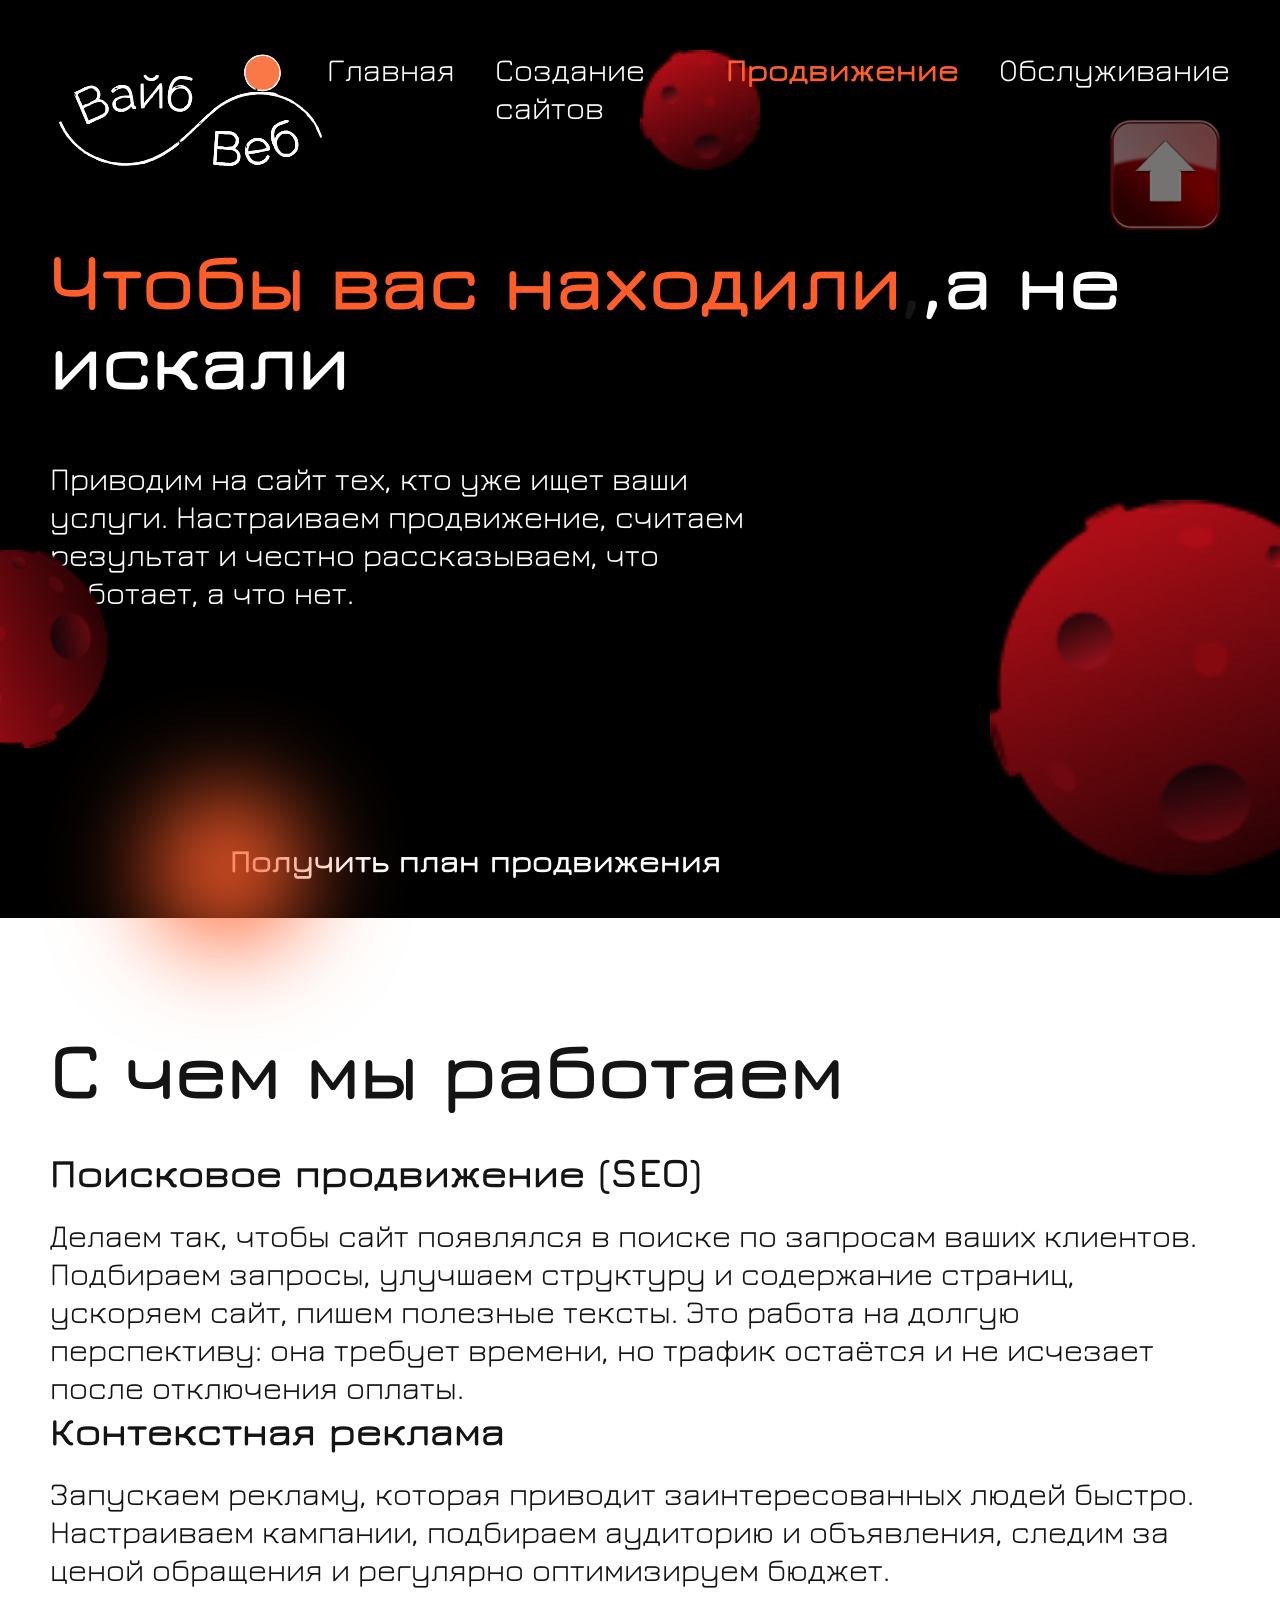
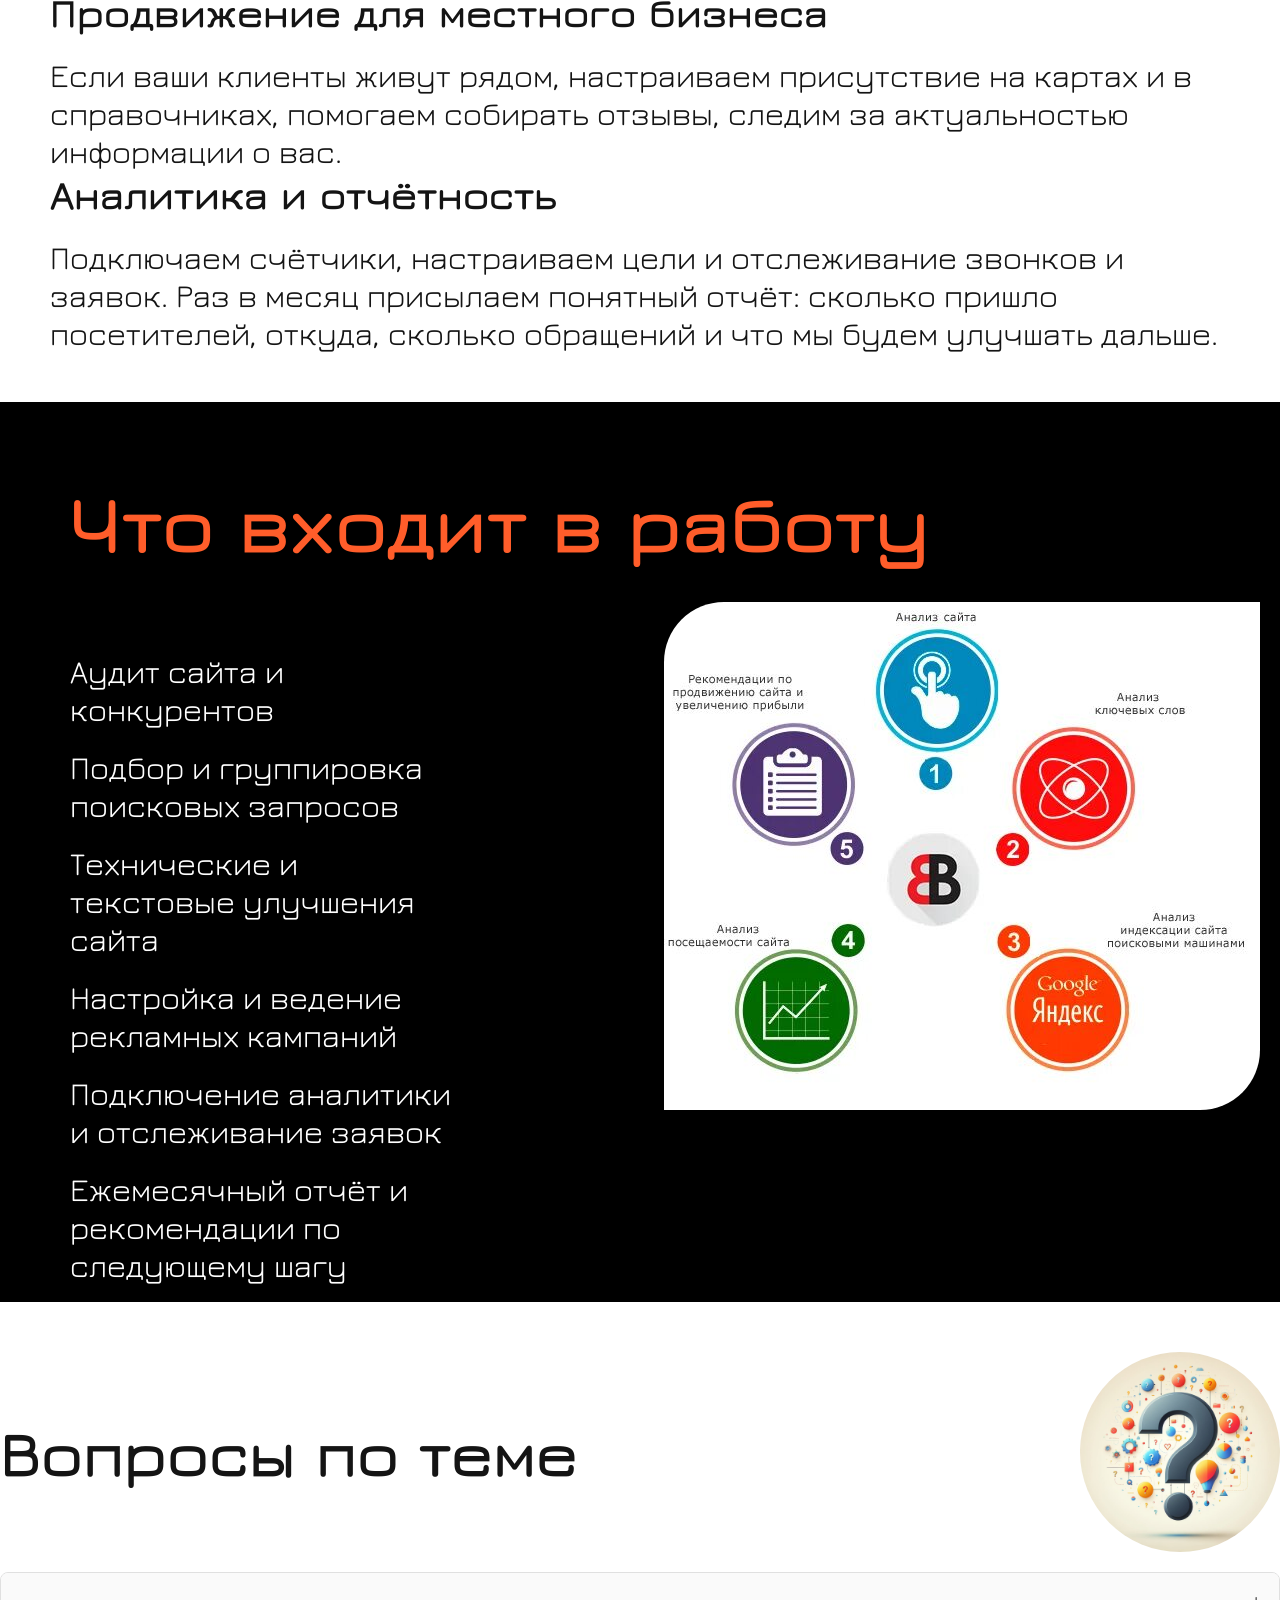
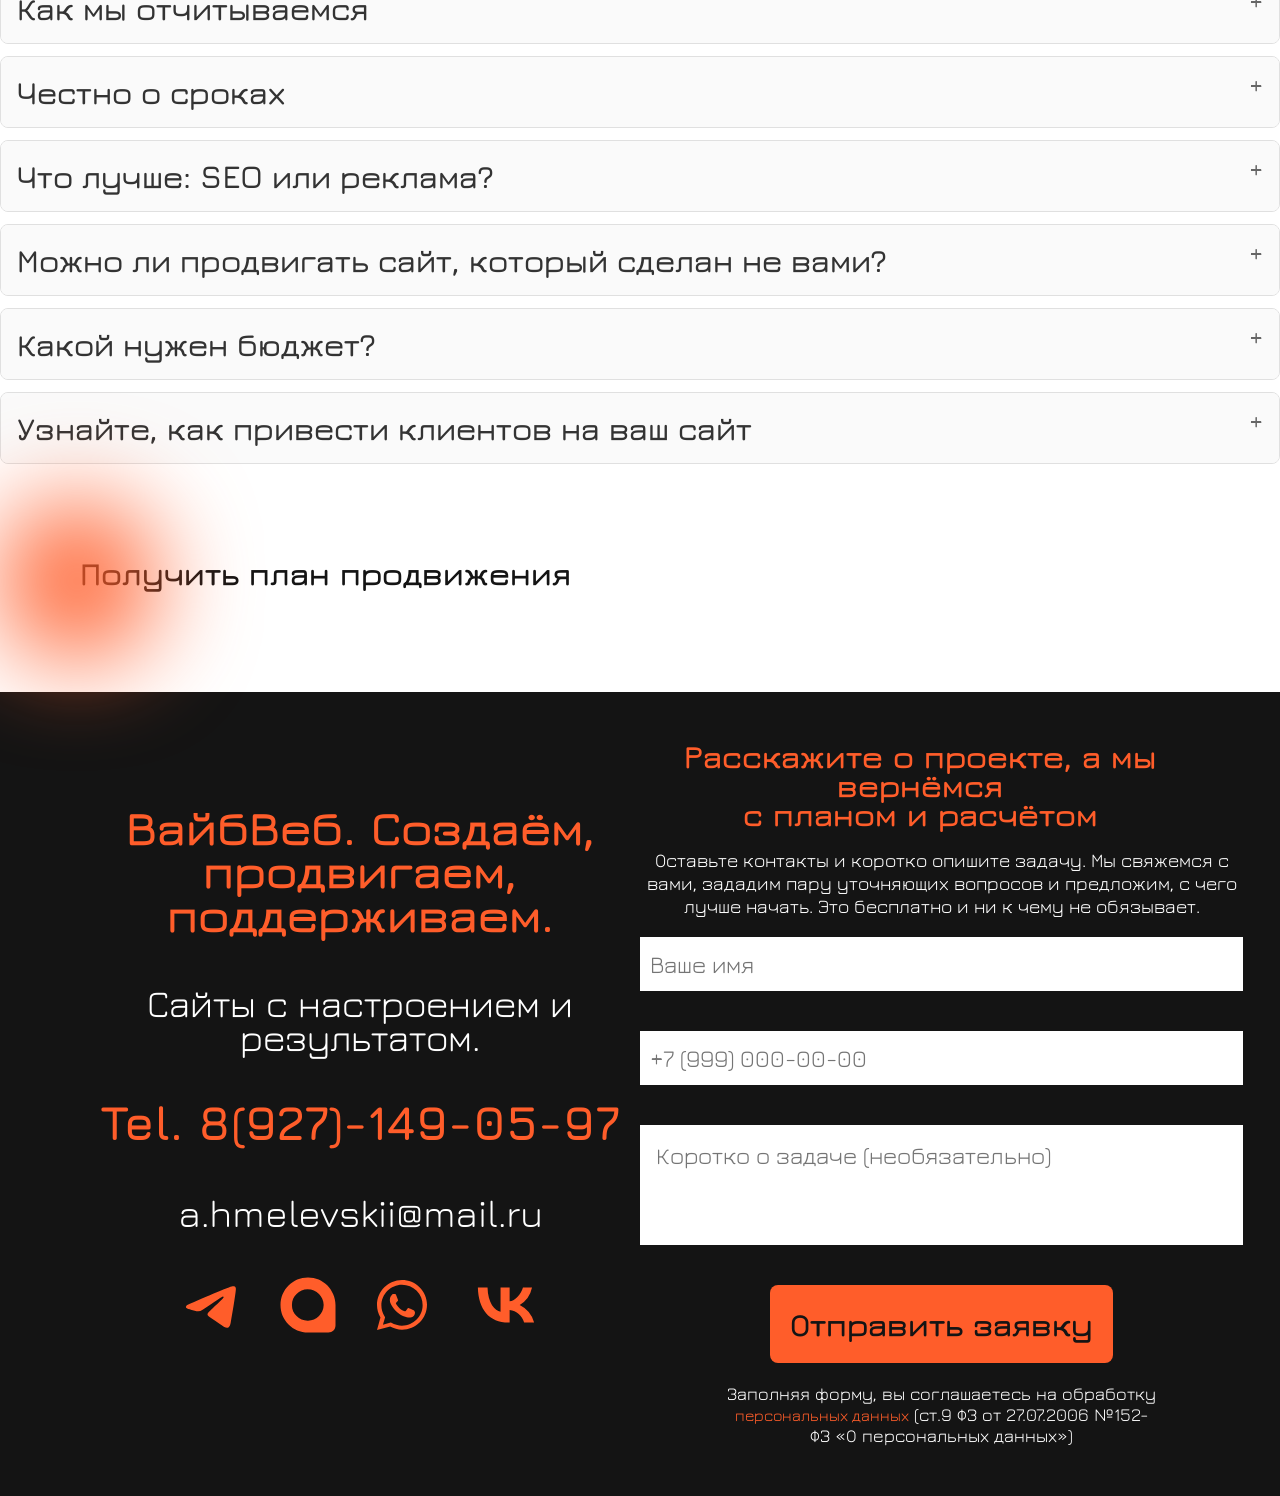
<file: page3.html>
<!DOCTYPE html>
<html lang="en">

<head>
    <meta charset="UTF-8">
    <meta name="viewport" content="width=device-width, initial-scale=1.0">
    <link rel="preconnect" href="https://fonts.googleapis.com">
    <link rel="preconnect" href="https://fonts.gstatic.com" crossorigin>
    <link href="https://fonts.googleapis.com/css2?family=Jura:wght@300..700&display=swap" rel="stylesheet">
    <link rel="stylesheet" href="css/main.css">
    <link rel="icon" type="img/png." href="img/orang3.svg">
    <meta name="description"
        content="Приводим на сайт клиентов: поисковое продвижение, контекстная реклама и понятная аналитика. Показываем, откуда приходят заявки и во сколько они обходятся.">
    <title>Продвижение сайтов: SEO, контекстная реклама, аналитика | ВайбВеб</title>
</head>

<body>
    <a class="arrow_up" href="#"><img src="img/arrow_up.png" alt=""></a>
    <div class=" container">

        <!-- Header третьей страницы -->
        <header class="head _page3">
            <nav class="nav">
                <a class="nav_logo logo_page3" href="index.html"><img src="img/logo-1.svg" alt=""></a>
                <ul class="nav_menu">
                    <li><a class="black_orange" href="index.html">Главная</a></li>
                    <li><a class="black_orange" href="page2.html">Создание сайтов</a></li>
                    <li><a class="now_page" href="page3.html">Продвижение</a></li>
                    <li><a class="black_orange" href="page4.html">Обслуживание</a></li>
                </ul>
            </nav>
            <div class="header_text">
                <div class="page3_head_title">
                    <h1 class="head_title title3"><span class="span">Чтобы вас находили</span>,<span
                            class="black_anf_white">,а не искали</span></h1>
                </div>

                <p class="head_text black_orange">Приводим на сайт тех, кто уже ищет ваши услуги. Настраиваем
                    продвижение, считаем
                    результат и честно рассказываем, что
                    работает, а что нет.</p>
                <div class="mars_big"><img src="img/mars.png" alt="mars"></div>
                <div class="mars_big2"><img src="img/mars2.png" alt="mars"></div>
                <div class="mars_smole"><img src="img/mars3.png" alt="mars"></div>
            </div>

            <div class="head_services btn_page3">
                <a class="head_services_text " href="tehnical_test.docx" download="План продвижение сайта с Вайб Веб.docx">Получить план продвижения</a>
                <div class="head_circle mini"></div>
            </div>
        </header>

        <!-- С чем мы работаем -->
        <section class="seo">
            <h3 class="about_title">С чем мы работаем</h3>
            <h4 class="seo_title">Поисковое продвижение (SEO)</h4>
            <p class="seo_text">Делаем так, чтобы сайт появлялся в поиске по запросам ваших клиентов. Подбираем запросы,
                улучшаем структуру и содержание
                страниц, ускоряем сайт, пишем полезные тексты. Это работа на долгую перспективу: она требует времени, но
                трафик остаётся
                и не исчезает после отключения оплаты.</p>
            <h4 class="seo_title">Контекстная реклама</h4>
            <p class="seo_text">Запускаем рекламу, которая приводит заинтересованных людей быстро. Настраиваем кампании,
                подбираем аудиторию и
                объявления, следим за ценой обращения и регулярно оптимизируем бюджет.</p>
            <h4 class="seo_title">Продвижение для местного бизнеса</h4>
            <p class="seo_text">Если ваши клиенты живут рядом, настраиваем присутствие на картах и в справочниках,
                помогаем собирать отзывы, следим за
                актуальностью информации о вас.</p>
            <h4 class="seo_title">Аналитика и отчётность</h4>
            <p class="seo_text">Подключаем счётчики, настраиваем цели и отслеживание звонков и заявок. Раз в месяц
                присылаем понятный отчёт: сколько
                пришло посетителей, откуда, сколько обращений и что мы будем улучшать дальше.</p>
        </section>

        <!-- Что входит в работу -->

        <section class="includit">
            <h3 class="about_title"><span class="span">Что входит в работу</span></h3>
            <div class="includit_row">
                <ul class="includit_list">
                    <li class="includit_item">Аудит сайта и конкурентов</li>
                    <li class="includit_item">Подбор и группировка поисковых запросов</li>
                    <li class="includit_item">Технические и текстовые улучшения сайта</li>
                    <li class="includit_item">Настройка и ведение рекламных кампаний</li>
                    <li class="includit_item">Подключение аналитики и отслеживание заявок</li>
                    <li class="includit_item">Ежемесячный отчёт и рекомендации по следующему шагу</li>
                    <li class="includit_item">Регулярная связь с вашим менеджером</li>
                </ul>
                <div class="analis">
                    <img src="img/analis.jpeg" alt="analis">
                </div>
            </div>
        </section>

        <!--Вопросы по теме -->
        <section class="questions">
            <div class="questions_header">
                <h3 class="questions_title">
                    Вопросы по теме</h3>
                <img class="questions_img" src="img/questions.jpg" alt="questions">
            </div>

            <details class="accordion-item">
                <summary class="accordion-summary">Как мы отчитываемся</summary>
                <div class="accordion-content">
                    Мы не прячемся за сложными терминами. В отчёте только то, что важно для бизнеса: сколько людей зашло
                    на сайт, сколько
                    оставило заявок, откуда они пришли и какова стоимость обращения. Если что-то не сработало, мы скажем
                    об этом и
                    предложим, что изменить.
                </div>
            </details>
            <details class="accordion-item">
                <summary class="accordion-summary">Честно о сроках</summary>
                <div class="accordion-content">
                    Контекстная реклама даёт первые обращения обычно в первые недели после запуска. Поисковое
                    продвижение работает
                    медленнее: заметный эффект чаще появляется через несколько месяцев. Мы не обещаем места в топе за
                    определённый срок и не
                    гарантируем конкретные позиции, потому что результат зависит от конкуренции и поисковых систем. Зато
                    гарантируем
                    прозрачную работу и понятные цифры.
                </div>
            </details>
            <details class="accordion-item">
                <summary class="accordion-summary">Что лучше: SEO или реклама?</summary>
                <div class="accordion-content">
                    Зависит от задач. Реклама подходит, когда нужны обращения быстро. SEO нужно, когда вы строите
                    стабильный поток клиентов
                    на годы. Чаще всего лучше всего работает сочетание: реклама приводит первых клиентов, а SEO
                    постепенно снижает стоимость
                    привлечения.
                </div>
            </details>
            <details class="accordion-item">
                <summary class="accordion-summary">Можно ли продвигать сайт, который сделан не вами?</summary>
                <div class="accordion-content">
                    Да. Сначала проведём аудит: посмотрим, что мешает сайту показываться в поиске и конвертировать
                    посетителей в заявки.
                    Если нужны доработки, сообщим заранее, какие именно и зачем.
                </div>
            </details>
            <details class="accordion-item">
                <summary class="accordion-summary">Какой нужен бюджет?</summary>
                <div class="accordion-content">
                    Зависит от ниши, региона и конкуренции. После бесплатного аудита назовём ориентир и предложим
                    несколько вариантов под
                    разные бюджеты [уточнить, есть ли минимальный бюджет и стоимость базовых пакетов].
                </div>
            </details>
            <details class="accordion-item">
                <summary class="accordion-summary">Узнайте, как привести клиентов на ваш сайт</summary>
                <div class="accordion-content">
                    Оставьте заявку, и мы сделаем краткий разбор вашего сайта и предложим план продвижения.
                </div>
            </details>

            <div class="head_services">
                <a class="head_services_text " href="tehnical_test.docx" download="План продвижение сайта с Вайб Веб.docx">Получить план продвижения</a>
                <div class="head_circle mini"></div>
            </div>

        </section>

        <!-- Footer -->
        <footer class="footer">
            <div class="footer_contact">
                <h3 class="footer_title">ВайбВеб. Создаём,<br> продвигаем, поддерживаем.</h3>
                <p>Сайты с настроением и результатом.</p>
                <a class="footer_contact_tel" href="tel:+79271490597">Tel. 8(927)-149-05-97</a>
                <a class="footer_contact_mail" href="mailto:a.hmelevskii@mail.ru">a.hmelevskii@mail.ru</a>
                <div class="footer_contact_social">
                    <a class="social_btn" href="https://t.me/Alexandr_Khmelevskii" target="_blank"><img
                            src="img/telegram.svg" alt="telegram"></a>
                    <a class="social_btn"
                        href="https://web.max.ru/u/f9LHodD0cOIVkBz7V4f5LC2vkOlARdrVRU-oNTuZmwSo3dRpdzDrF-COwQc"
                        target="_blank"><img src="img/max.svg" alt="max"></a>
                    <a class="social_btn" href=""><img src="img/whatsapp.svg" alt="WhatsApp"></a>
                    <a class="social_btn" href=""><img src="img/vk.svg" alt="vk"></a>

                </div>
            </div>
            <div class="footer_form">
                <h3 class="footer_form_title">Расскажите о проекте, а мы вернёмся <br>с планом и расчётом</h3>
                <p class="footer_form_text">Оставьте контакты и коротко опишите задачу. Мы свяжемся с вами, зададим пару
                    уточняющих вопросов и
                    предложим, с чего
                    лучше начать. Это бесплатно и ни к чему не обязывает.</p>
                <form class="form" action="">
                    <input type="text" placeholder="Ваше имя">
                    <input type="tel" id="phone" name="phone" placeholder="+7 (999) 000-00-00" required
                        inputmode="numeric">
                    <textarea class="textarea" name="text" placeholder="Коротко о задаче (необязательно)"></textarea>
                    <button class="form_btn">Отправить заявку</button>
                    <p style="font-size: 18px; color: #ffffff;">Заполняя форму, вы соглашаетесь на обработку <br><span
                            style="color: #FF5D2A;">персональных данных</span>
                        (ст.9 ФЗ от 27.07.2006 №152- <br>
                        ФЗ «О персональных данных»)</p>
                </form>
            </div>
        </footer>
    </div>

</body>

</html>
</file>
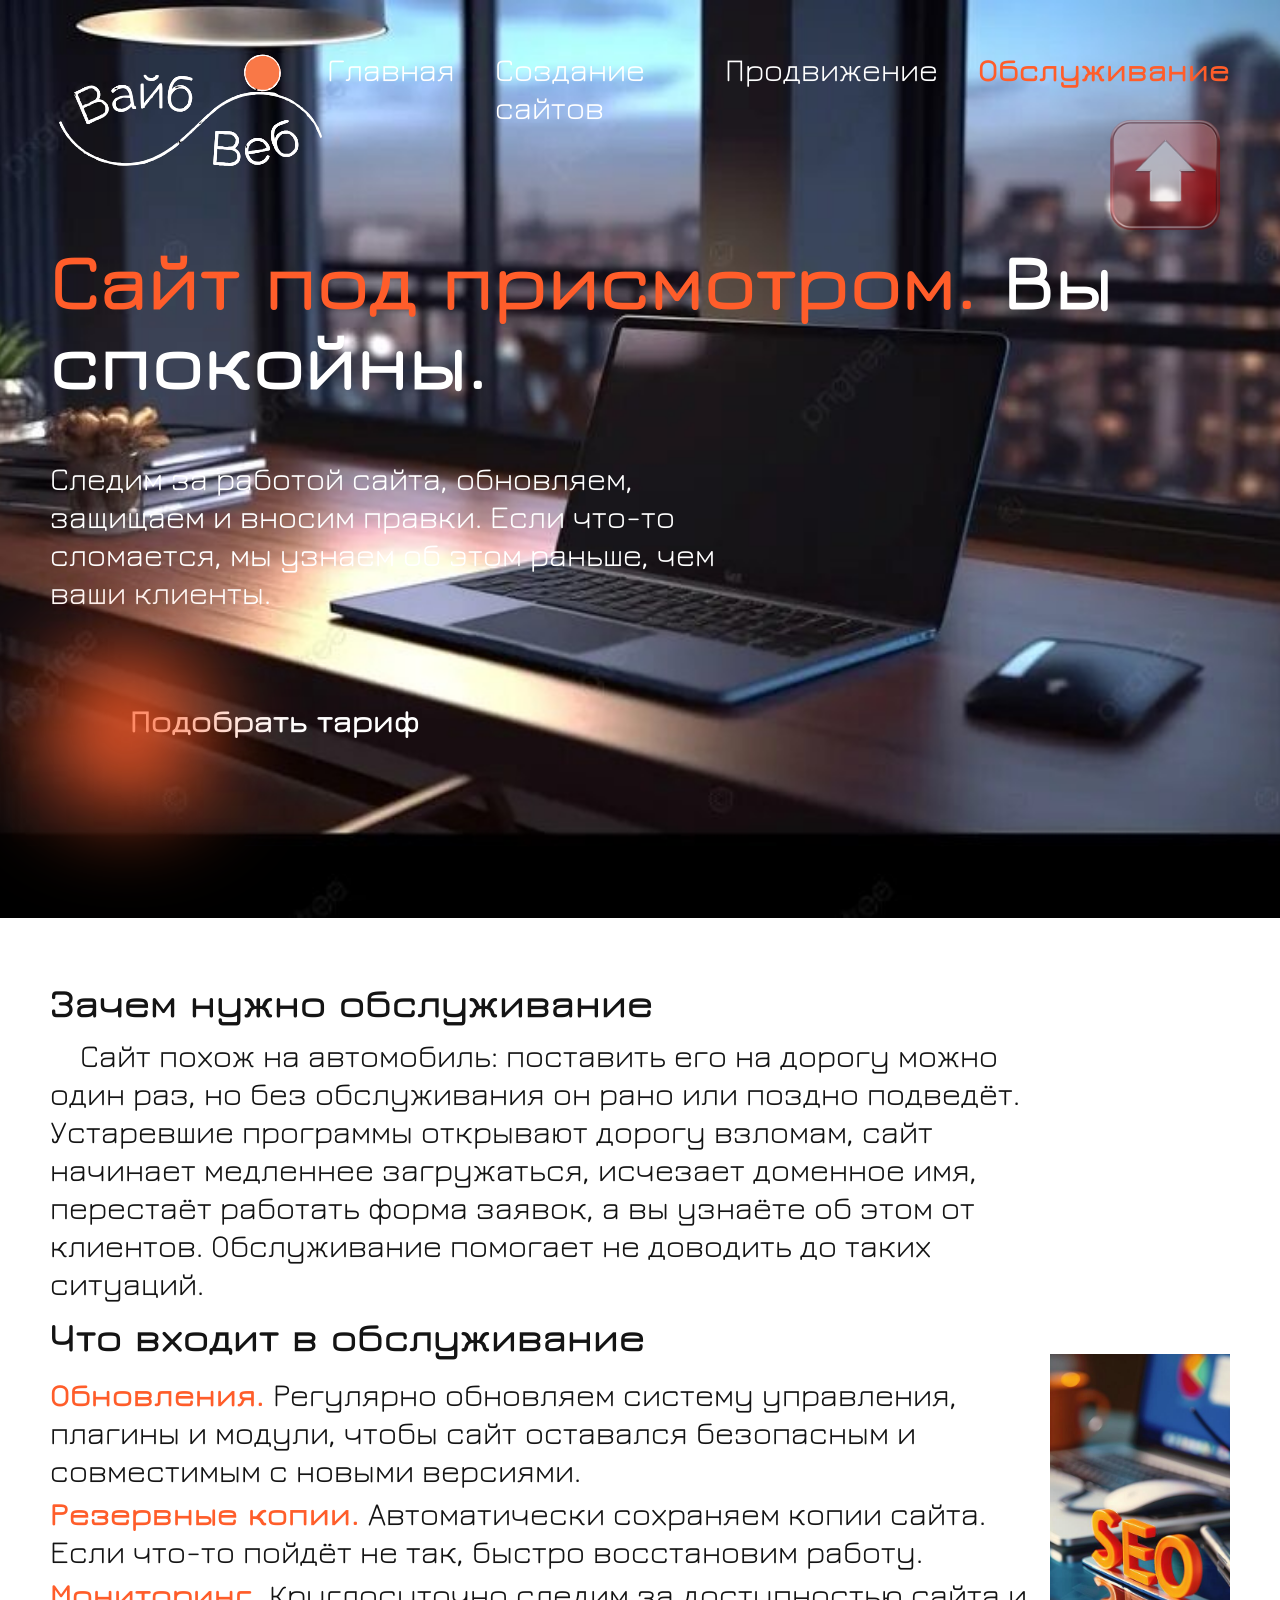
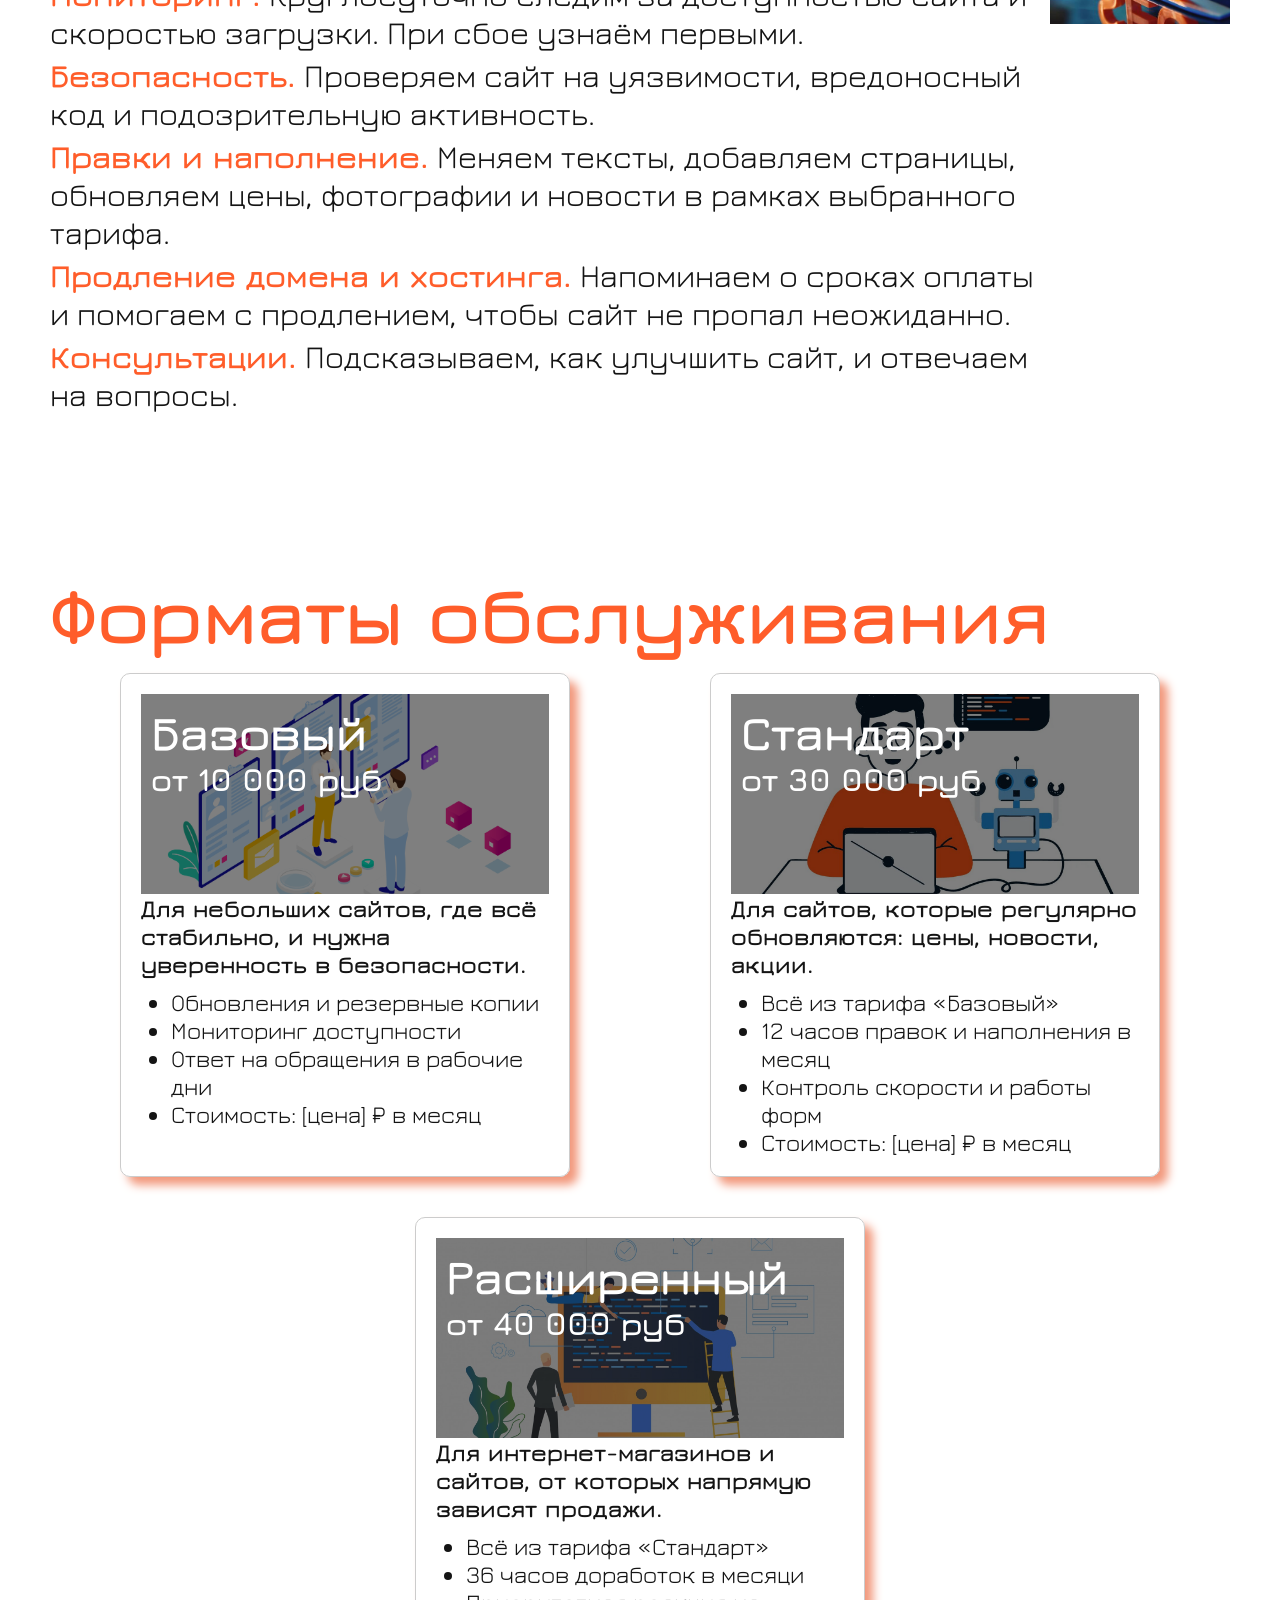
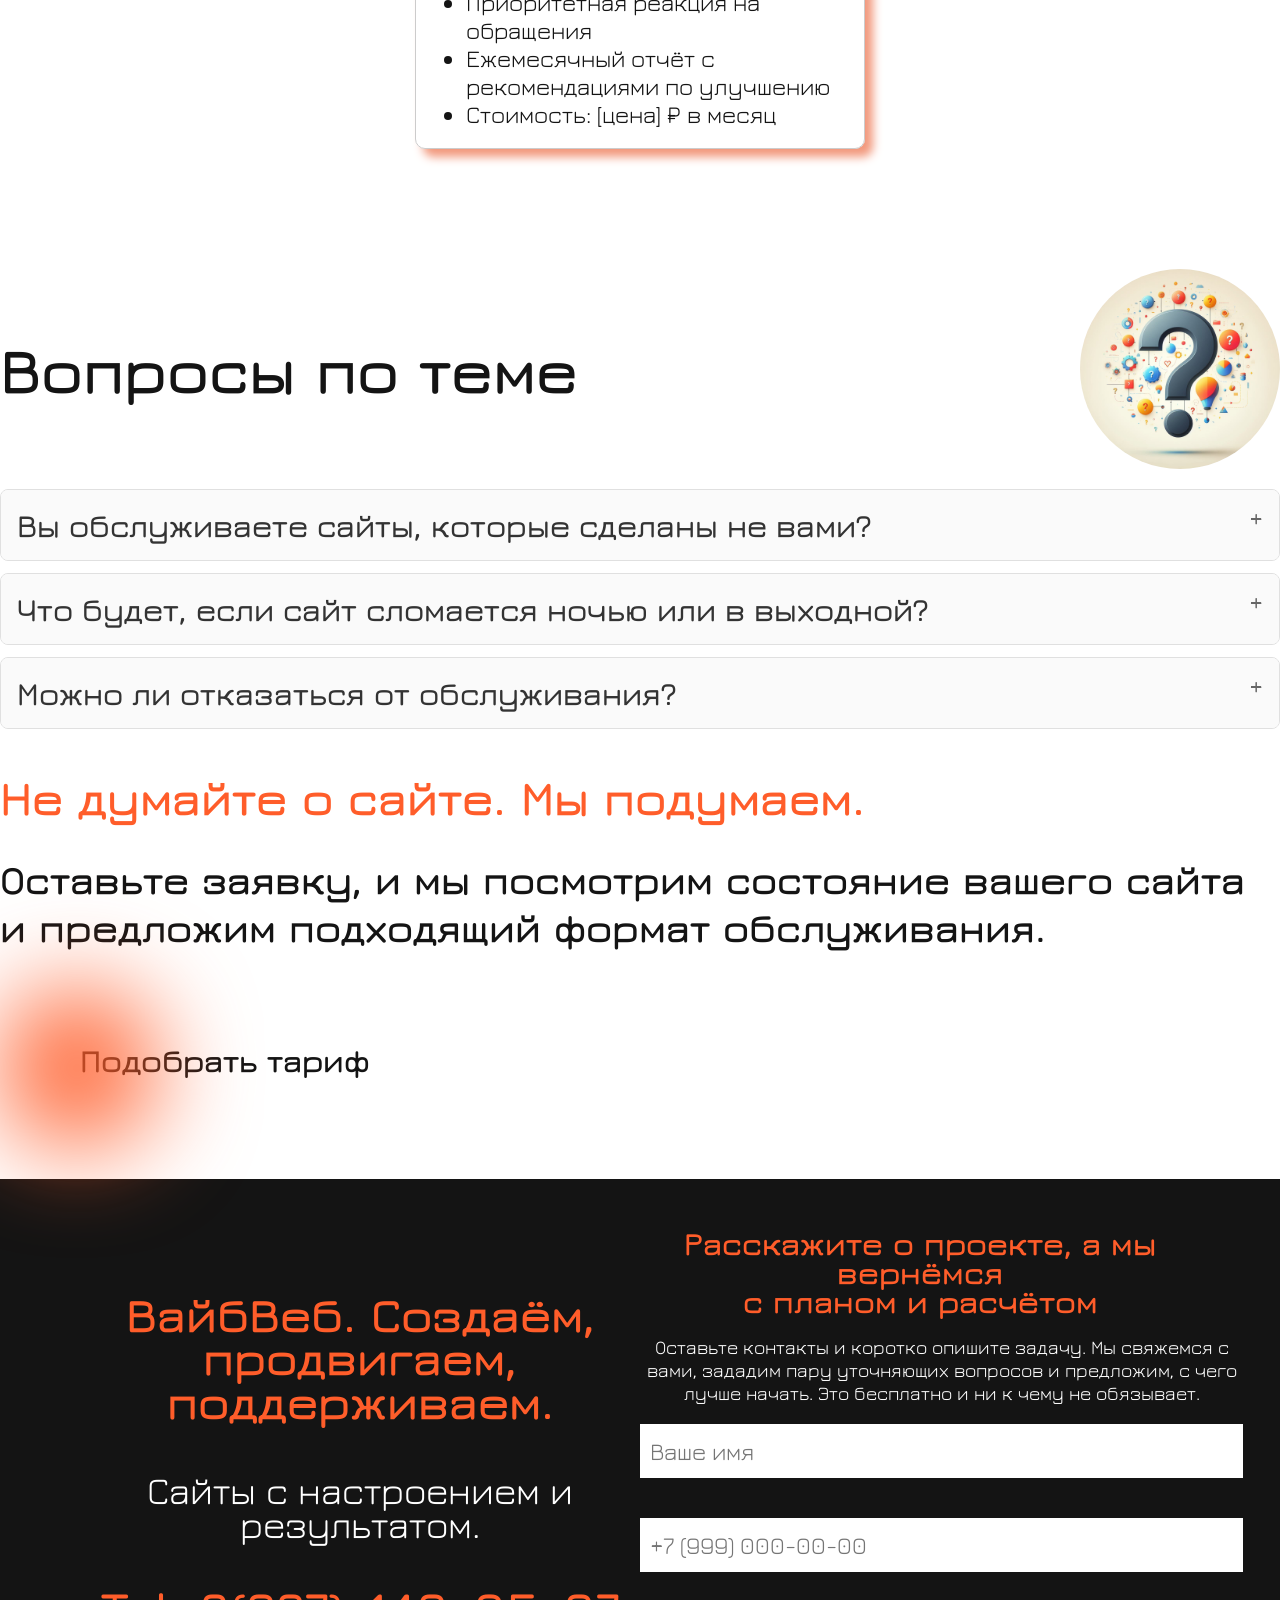
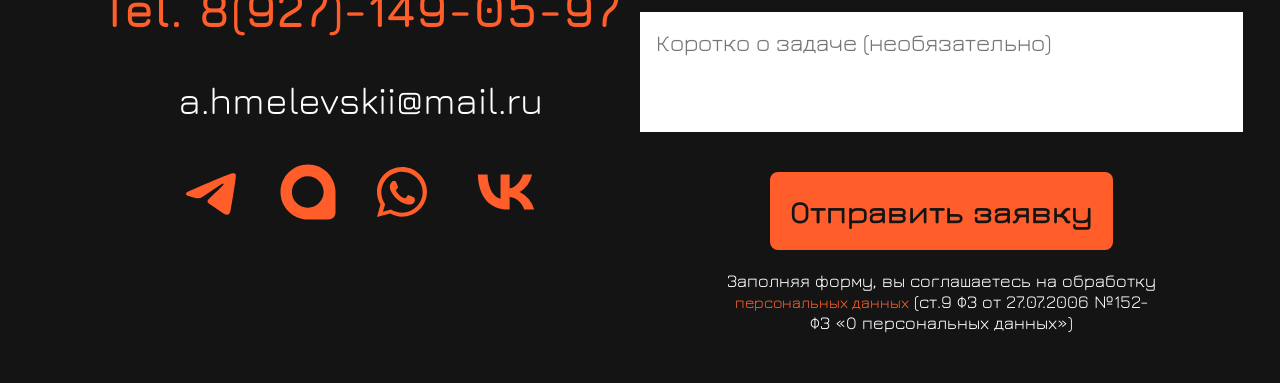
<file: page4.html>
<!DOCTYPE html>
<html lang="en">

<head>
    <meta charset="UTF-8">
    <meta name="viewport" content="width=device-width, initial-scale=1.0">
    <link rel="preconnect" href="https://fonts.googleapis.com">
    <link rel="preconnect" href="https://fonts.gstatic.com" crossorigin>
    <link href="https://fonts.googleapis.com/css2?family=Jura:wght@300..700&display=swap" rel="stylesheet">
    <link rel="stylesheet" href="css/main.css">
    <link rel="icon" type="img/png." href="img/orang3.svg">
    <meta name="description"
        content="Берём сайт на обслуживание: обновления, резервные копии, мониторинг, защита и быстрые правки. Ваш сайт работает стабильно, а вы занимаетесь бизнесом.">
    <title>Обслуживание и поддержка сайтов: обновления, защита, правки | ВайбВеб</title>
</head>

<body>
    <!-- Главная -->
    <a class="arrow_up" href="#"><img src="img/arrow_up.png" alt=""></a>
    <div class="container">
        <header class="head head-page4">
            <nav class="nav">
                <a class="nav_logo wiht_logo" href="index.html"><img src="img/logo-1.svg" alt=""></a>
                <ul class="nav_menu">
                    <li><a class="black_orange" href="index.html">Главная</a></li>
                    <li><a class="black_orange" href="page2.html">Создание сайтов</a></li>
                    <li><a class="black_orange" href="page3.html">Продвижение</a></li>
                    <li><a class="now_page" href="page4.html">Обслуживание</a></li>
                </ul>
            </nav>
            <h1 class="head_title title_page4"><span class="span">Сайт под присмотром.</span> Вы спокойны.</h1>
            <p class="head_text white">Следим за работой сайта, обновляем, защищаем и вносим правки. Если что-то сломается, мы
                узнаем об этом раньше, чем ваши
                клиенты.</p>
            <div class="head_services">
                <a class="head_services_text circl_text_wight" href="#formats" id="open-modal-btn">Подобрать тариф</a>
                <div class="head_circle mini"></div>
            </div>
        </header>

        <!-- Сервис -->
        <section class="service">
            <div class="service_text">
                <h2 class="service_title">Зачем нужно обслуживание</h2>
                <p>Сайт похож на автомобиль: поставить его на дорогу можно один раз, но без обслуживания он рано или
                    поздно
                    подведёт.
                    Устаревшие программы открывают дорогу взломам, сайт начинает медленнее загружаться, исчезает
                    доменное
                    имя, перестаёт
                    работать форма заявок, а вы узнаёте об этом от клиентов. Обслуживание помогает не доводить до таких
                    ситуаций.</p>
                <h2 class="service_title">Что входит в обслуживание</h2>
                <ul>
                    <li> <span class="service_text_span">Обновления.</span> Регулярно обновляем систему управления,
                        плагины и модули, чтобы сайт оставался
                        безопасным и совместимым с
                        новыми версиями.
                    </li>
                    <li> <span class="service_text_span">Резервные копии.</span> Автоматически сохраняем копии сайта.
                        Если что-то пойдёт не так, быстро
                        восстановим
                        работу.</li>
                    <li> <span class="service_text_span">Мониторинг.</span> Круглосуточно следим за доступностью сайта и
                        скоростью загрузки. При сбое узнаём
                        первыми.</li>
                    <li> <span class="service_text_span">Безопасность.</span> Проверяем сайт на уязвимости, вредоносный
                        код и подозрительную активность.</li>
                    <li> <span class="service_text_span">Правки и наполнение.</span> Меняем тексты, добавляем страницы,
                        обновляем цены, фотографии и новости в
                        рамках выбранного
                        тарифа.</li>
                    <li> <span class="service_text_span">Продление домена и хостинга.</span> Напоминаем о сроках оплаты
                        и помогаем с продлением, чтобы сайт не
                        пропал неожиданно.</li>
                    <li> <span class="service_text_span">Консультации.</span> Подсказываем, как улучшить сайт, и
                        отвечаем на вопросы.</li>
                </ul>
            </div>
            <div class="service_img">
                <img src="img/seo.jpg" alt="seo">
            </div>

        </section>

        <!-- Форматы обслуживания -->
        <section id="formats" class="formats">
            <h2 class="span">Форматы обслуживания</h2>
            <div class="formats_row">
                <a href="#" class="formats_block">
                    <div class="formats_block_header">
                        <h3 class="formats_block_title">Базовый</h3>
                        <p class="price"> от 10 000 руб</p>
                    </div>
                    <p class="formats_text">Для небольших сайтов, где всё стабильно, и нужна уверенность в безопасности.</p>
                    <ul>
                        <li>Обновления и резервные копии</li>
                        <li>Мониторинг доступности</li>
                        <li>Ответ на обращения в рабочие дни</li>
                        <li>Стоимость: [цена] ₽ в месяц</li>
                    </ul>
                </a>
                <a href="#" class="formats_block">
                    <div class="formats_block_header black">
                        <h3 class="formats_block_title">Стандарт</h3>
                        <p class="price"> от 30 000 руб</p>
                    </div>
                    <p class="formats_text">Для сайтов, которые регулярно обновляются: цены, новости, акции.</p>
                    <ul>
                        <li>Всё из тарифа «Базовый»</li>
                        <li>12 часов правок и наполнения в месяц</li>
                        <li>Контроль скорости и работы форм</li>
                        <li>Стоимость: [цена] ₽ в месяц</li>
                    </ul>
                </a>
                <a href="#" class="formats_block">
                    <div class="formats_block_header orange">
                        <h3 class="formats_block_title">Расширенный</h3>
                        <p class="price"> от 40 000 руб</p>
                    </div>
                    <p class="formats_text">Для интернет-магазинов и сайтов, от которых напрямую зависят продажи.</p>
                    <ul>
                        <li>Всё из тарифа «Стандарт»</li>
                        <li>36 часов доработок в месяци</li>
                        <li>Приоритетная реакция на обращения</li>
                        <li>Ежемесячный отчёт с рекомендациями по улучшению</li>
                        <li>Стоимость: [цена] ₽ в месяц</li>
                    </ul>
                </a>
            </div>
        </section>

        <!-- Вопросы по теме -->
        <section class="questions">
            <div class="questions_header">
                <h3 class="questions_title">
                    Вопросы по теме</h3>
                <img class="questions_img" src="img/questions.jpg" alt="questions">
            </div>

            <details class="accordion-item">
                <summary class="accordion-summary">Вы обслуживаете сайты, которые сделаны не вами?</summary>
                <div class="accordion-content">
                    Да. Сначала посмотрим, на чём сделан сайт и в каком он состоянии, затем предложим подходящий формат.
                    Если нужны
                    первоначальные доработки, назовём их заранее.
                </div>
            </details>
            <details class="accordion-item">
                <summary class="accordion-summary">Что будет, если сайт сломается ночью или в выходной?</summary>
                <div class="accordion-content">
                    Мониторинг работает круглосуточно: мы получим уведомление и начнём разбираться. Сроки реакции
                    зависят от тарифа.
                </div>
            </details>
            <details class="accordion-item">
                <summary class="accordion-summary">Можно ли отказаться от обслуживания?</summary>
                <div class="accordion-content">
                    Да. Вы можете в любой момент остановить обслуживание. Все доступы и материалы остаются у
                    вас.
                </div>
            </details>
            <h3 class="finish_call">Не думайте о сайте. Мы подумаем.</h3>
            <p class="finish_text">Оставьте заявку, и мы посмотрим состояние вашего сайта и предложим подходящий формат обслуживания.</p>
            <div class="head_services">
                <a class="head_services_text" href="#formats" id="open-modal-btn">Подобрать тариф</a>
                <div class="head_circle mini"></div>
            </div>

        </section>

        <!-- Footer -->
        <footer class="footer">
            <div class="footer_contact">
                <h3 class="footer_title">ВайбВеб. Создаём,<br> продвигаем, поддерживаем.</h3>
                <p>Сайты с настроением и результатом.</p>
                <a class="footer_contact_tel" href="tel:+79271490597">Tel. 8(927)-149-05-97</a>
                <a class="footer_contact_mail" href="mailto:a.hmelevskii@mail.ru">a.hmelevskii@mail.ru</a>
                <div class="footer_contact_social">
                    <a class="social_btn" href="https://t.me/Alexandr_Khmelevskii" target="_blank"><img
                            src="img/telegram.svg" alt="telegram"></a>
                    <a class="social_btn"
                        href="https://web.max.ru/u/f9LHodD0cOIVkBz7V4f5LC2vkOlARdrVRU-oNTuZmwSo3dRpdzDrF-COwQc"
                        target="_blank"><img src="img/max.svg" alt="max"></a>
                    <a class="social_btn" href=""><img src="img/whatsapp.svg" alt="WhatsApp"></a>
                    <a class="social_btn" href=""><img src="img/vk.svg" alt="vk"></a>

                </div>
            </div>
            <div class="footer_form">
                <h3 class="footer_form_title">Расскажите о проекте, а мы вернёмся <br>с планом и расчётом</h3>
                <p class="footer_form_text">Оставьте контакты и коротко опишите задачу. Мы свяжемся с вами, зададим пару
                    уточняющих вопросов и
                    предложим, с чего
                    лучше начать. Это бесплатно и ни к чему не обязывает.</p>
                <form class="form" id="contact-form">
                    <input type="text" id="name" name="name" placeholder="Ваше имя" required>
                    <input type="tel" id="phone" name="phone" placeholder="+7 (999) 000-00-00" required
                        inputmode="numeric">
                    <textarea class="textarea" id="text" name="text"
                        placeholder="Коротко о задаче (необязательно)"></textarea>
                    <button type="submit" id="form_btn" class="form_btn">Отправить заявку</button>
                    <p style="font-size: 18px; color: #ffffff;">Заполняя форму, вы соглашаетесь на обработку <br><span
                            style="color: #FF5D2A;">персональных данных</span>
                        (ст.9 ФЗ от 27.07.2006 №152- <br>
                        ФЗ «О персональных данных»)</p>
                </form>

            </div>
        </footer>
    </div>
</body>
</file>
<file: css/main.css>
@charset "UTF-8";
* {
  margin: 0;
  padding: 0;
  border: 0;
}

.nav {
  display: flex;
  justify-content: space-between;
}
.nav_logo {
  display: block;
  align-self: center;
  width: 18.75rem;
  overflow: hidden;
  z-index: 2;
}
.nav_logo img {
  width: 100%;
}
.nav_menu {
  display: flex;
  gap: 2.5rem;
  z-index: 2;
}

.head,
.about,
.services {
  display: flex;
  flex-direction: column;
  max-width: 1920px;
  min-height: 918px;
  margin: 0 auto;
  padding: 50px 50px 80px;
  background: #FFFFFF;
  position: relative;
  cursor: pointer;
}
.head_subtitle,
.about_subtitle,
.services_subtitle {
  font-size: 2rem;
  margin-top: 80px;
  margin-left: 10px;
}
.head_title,
.about_title,
.services_title {
  margin-top: 60px;
  font-weight: 700;
  font-size: 5rem;
  line-height: 1;
}
.head_text,
.about_text,
.services_text {
  margin-top: 60px;
  font-size: 2rem;
  width: 60%;
  cursor: pointer;
}
.head_img,
.about_img,
.services_img {
  width: 45%;
  position: absolute;
  z-index: 1;
  right: -10px;
  top: 0;
}
.head_circle,
.about_circle,
.services_circle {
  position: absolute;
  width: 30%;
  aspect-ratio: 16/16;
  border-radius: 50%;
  background: #FF5D2A;
  top: 160px;
  right: 120px;
  filter: blur(100px);
}
.head_services,
.about_services,
.services_services {
  margin-top: 40px;
  padding: 50px 0 50px 80px;
  width: 65%;
  position: relative;
}
.head_services_text,
.about_services_text,
.services_services_text {
  font-size: 2rem;
  font-weight: 700;
  text-align: left;
}
.head_services .mini,
.about_services .mini,
.services_services .mini {
  width: 154px;
  height: 154px;
  position: absolute;
  left: 0;
  top: 0;
  filter: blur(50px);
}

.head {
  padding-bottom: 100px;
}

.arrow_up {
  display: block;
  position: fixed;
  top: 100px;
  right: 40px;
  z-index: 1006;
  filter: opacity(0.5);
}
.arrow_up img {
  width: 150px;
}

.about {
  max-width: 1920px;
  margin: 0 auto;
}
.about h2 {
  width: 70%;
  font-size: 4rem;
  font-weight: 700;
  margin-top: 40px;
}
.about_row {
  display: flex;
  justify-content: space-between;
  flex-wrap: wrap;
}
.about_card {
  width: 400px;
  padding: 10px;
  margin: 20px auto;
}
.about_card a {
  color: #FF5D2A;
}
.about_card a:hover {
  color: #141414;
}
.about_card_text li {
  font-size: 1.5rem;
  width: 100%;
  font-weight: normal;
}
.about_card_text {
  margin-top: 1rem;
}
.about_card a {
  display: inline-block;
  margin-top: 20px;
  font-size: 1.5rem;
  font-weight: 900;
}
.about_card_title {
  font-size: 2rem;
  font-weight: 700;
}
.about span {
  font-size: 2rem;
  font-weight: 700;
  margin-left: 0;
}
.about .indent {
  margin-left: 200px;
}

.about_us {
  max-width: 1920px;
  margin: 0 auto;
  display: flex;
  flex-direction: column;
  position: relative;
}
.about_us_titles {
  padding: 30px;
  width: 50%;
}
.about_us_title {
  text-align: center;
  font-size: 4rem;
  font-weight: 700;
  line-height: 0.9;
}
.about_us_text {
  background: #F6F6F6;
  text-indent: 40px;
  padding: 30px;
}
.about_us a {
  color: #FF5D2A;
}
.about_us a:hover {
  color: #141414;
}
.about_us p {
  font-size: 1.875rem;
  text-indent: 40px;
}
.about_us_img {
  position: absolute;
  width: 700px;
  top: 50px;
  right: 50px;
  opacity: 0.6;
}

.text {
  margin-bottom: 30px;
}

.services {
  max-width: 1920px;
}
.services h2 {
  margin-bottom: 20px;
}
.services_row {
  display: flex;
  justify-content: space-around;
  align-items: center;
}
.services .services_block_text {
  margin-right: 32px;
  width: 40%;
}
.services .services_block_text_list {
  font-size: 2rem;
}
.services .services_block_text_list li {
  margin-bottom: 10px;
  position: relative;
  font-size: 1.875rem;
}
.services .services_block_text_list li::after {
  content: "";
  width: 20px;
  height: 20px;
  background-color: #FF5D2A;
  position: absolute;
  top: 10px;
  left: -50px;
  border-radius: 50%;
}
.services .services_block_text p {
  font-size: 2rem;
}
.services .services_block_text_title {
  font-size: 4rem;
  font-weight: 700;
  line-height: 0.9;
  margin-bottom: 70px;
}
.services .services_block_text_title:first-child {
  color: #FF5D2A;
}
.services .services_block_text_title:nth-child(2) {
  display: inline-block;
  text-align: right;
  width: 500px;
  margin-bottom: 72px;
}
.services_img {
  width: 600px;
  height: 400px;
  position: relative;
}
.services_img::before {
  content: "";
  width: 600px;
  height: 400px;
  position: absolute;
  z-index: -3;
  top: -48px;
  right: 48px;
  background: linear-gradient(136deg, transparent 50px, #FF5D2A 20px);
}
.services_img img {
  width: 100%;
}

.work {
  max-width: 1920px;
  margin: 20px auto 0;
}
.work_title {
  font-size: 4rem;
  font-weight: 700;
  line-height: 0.9;
  color: #FF5D2A;
  margin-bottom: 40px;
  text-align: center;
}
.work_row {
  display: flex;
  justify-content: center;
  margin-bottom: 30px;
  gap: 15px;
  flex-wrap: wrap;
}
.work_row_card {
  width: 290px;
  height: 650px;
  padding: 10px;
  background: #faf8f8;
  border-radius: 10px;
  box-shadow: 2px 9px 10px rgb(162, 71, 46);
  border-top: 1px solid #dedada;
  transition: 0.8s ease;
}
.work_row_card:hover {
  transform: scale(1.1);
}
.work_row_card_img {
  display: flex;
  height: 250px;
  align-items: center;
  justify-content: center;
}
.work_row_card_img h3 {
  color: #FFFFFF;
  font-size: 1.875rem;
  text-align: center;
}
.work_row_card p {
  font-size: 1.5rem;
  padding: 10px;
}
.work_row_card {
  overflow: hidden;
}
.work_row_card img {
  width: 100%;
}

.bg1 {
  background: url(../img/work1.png) no-repeat center/cover;
}

.bg2 {
  background: url(../img/work2.png) no-repeat center/cover;
}

.bg3 {
  background: url(../img/work3.png) no-repeat center/cover;
}

.bg4 {
  background: url(../img/work1.png) no-repeat center/cover;
}

.bg5 {
  background: url(../img/work2.png) no-repeat center/cover;
}

.questions {
  max-width: 1920px;
  margin: 50px auto;
}
.questions_header {
  display: flex;
  justify-content: space-between;
  align-items: center;
  margin-bottom: 20px;
}
.questions_title {
  font-size: 4rem;
  text-align: center;
}
.questions_img {
  width: 200px;
  border-radius: 50%;
}

.accordion-item {
  border: 1px solid #e0e0e0;
  border-radius: 8px;
  margin-bottom: 12px;
  overflow: hidden;
}

.accordion-summary {
  padding: 16px;
  cursor: pointer;
  list-style: none;
  font-weight: 600;
  font-size: 2rem;
  color: #333;
  background: #fafafa;
  transition: background 0.2s;
}

.accordion-summary:hover {
  background: #f5f5f5;
}

.accordion-summary::-webkit-details-marker {
  display: none;
}

/* Своя стрелочка через псевдоэлемент (треугольник) */
.accordion-summary::after {
  content: "+";
  float: right;
  font-size: 1.5rem;
  line-height: 1;
  color: #666;
  transition: transform 0.3s ease;
}

/* Когда открыто — стрелочка поворачивается */
details[open] .accordion-summary::after {
  transform: rotate(45deg);
  /* из «+» делаем «×» */
}

.accordion-content {
  font-size: 2rem;
  padding: 16px;
  color: #555;
  line-height: 1.5;
}

.modal_window {
  display: none;
  position: fixed;
  top: 0;
  left: 0;
  width: 100%;
  height: 100%;
  background-color: rgba(54, 53, 53, 0.5);
  z-index: 1000;
}
.modal_window .close-btn {
  color: #FF5D2A;
  font-size: 100px;
  margin: 50px;
  cursor: pointer;
}
.modal_window .modal {
  display: none;
  /* Скрываем по умолчанию */
  position: fixed;
  top: 50%;
  left: 50%;
  transform: translate(-50%, -50%);
  z-index: 1001;
  display: flex;
  justify-content: space-between;
  flex-direction: column-reverse;
  width: 60%;
  max-width: 1600px;
  align-items: center;
  padding: 50px 50px;
  background: #141414;
  text-align: center;
}
.modal_window .modal_form {
  width: 100%;
}
.modal_window .modal_form_title {
  font-size: 2.5rem;
  font-weight: 700;
  line-height: 0.9;
  color: #FF5D2A;
}
.modal_window .modal_form_text {
  font-size: 1.8rem;
  color: #ffffff;
  max-width: 1500px;
  margin: 20px auto;
}
.modal_window .modal .form {
  display: flex;
  flex-direction: column;
  max-width: 1400px;
  margin: 5px auto 0;
}
.modal_window .modal .form input {
  margin-bottom: 20px;
  height: 54px;
  padding: 10px;
  outline: none;
  font-size: 1.5rem;
}
.modal_window .modal .form .textarea {
  min-height: 120px;
  padding: 16px;
  resize: none;
  border-radius: 0;
  color: #141414;
  font-size: 1rem;
}
.modal_window .modal .form_btn {
  padding: 20px;
  border-radius: 8px;
  background: #FF5D2A;
  font-size: 2rem;
  font-weight: 700;
  cursor: pointer;
  transition: all 0.8s;
  margin: 30px auto 10px;
}
.modal_window .modal .form_btn:hover {
  transform: scale(1.06);
}
.modal_window .modal_contact {
  display: flex;
  flex-direction: column;
}
.modal_window .modal_contact_tel {
  font-size: 2rem;
  font-weight: 700;
  color: #FF5D2A;
  margin-top: 10px;
  margin-bottom: 10px;
  transition: all 0.8s;
}
.modal_window .modal_contact_tel:hover {
  transform: scale(1.06);
}
.modal_window.modal--opened {
  display: block;
}

.page2_head {
  background: rgb(255, 223, 212);
  padding: 50px 80px;
  height: 900px;
}
.page2_head_title {
  display: flex;
  align-items: center;
}
.page2_head_title img {
  width: 60px;
  margin-left: 28px;
}

.title2 {
  margin-bottom: 80px;
}

.which_will_suit {
  display: flex;
  flex-direction: column;
  justify-content: center;
  align-items: center;
  max-width: 1920px;
  height: 900px;
  background: url(../img/unsplash.png) no-repeat center/cover;
}
.which_will_suit .internal {
  margin: 0 auto;
  padding: 60px;
  background: rgba(0, 0, 0, 0.1);
}
.which_will_suit h2 {
  color: #FFFFFF;
  margin: 0 40px 40px;
}
.which_will_suit li {
  color: #FFFFFF;
  font-size: 2rem;
  max-width: 1300px;
  position: relative;
  margin: 0 40px 40px;
}
.which_will_suit li::before {
  content: "";
  width: 20px;
  height: 20px;
  background-color: #FFFFFF;
  position: absolute;
  top: 10px;
  left: -50px;
  border-radius: 50%;
}

.head_services {
  cursor: pointer;
}

.events {
  margin: 20px auto;
}

.events_row {
  display: flex;
  max-width: 1920px;
  height: 544px;
}

.events_text {
  text-align: start;
  width: 700px;
  font-size: 2rem;
  margin: auto;
  margin-left: 100px;
  flex: 50%;
}
.events_text p {
  font-size: 2rem;
}

.events_text_title {
  color: #FF5D2A;
  font-size: 3rem;
  font-weight: 700;
  margin-bottom: 40px;
}

.events_img {
  overflow: hidden;
}
.events_img img {
  width: 100%;
}

.end_text {
  font-size: 2rem;
  margin-top: 20px;
  margin-left: 40px;
}
.end_text span {
  font-size: 2rem;
  margin-left: 300px;
}

._page3 {
  position: relative;
  max-width: 1920px;
  height: 900px;
  background: #000;
}

.black_orange {
  color: #ffffff;
}

.black_anf_white {
  color: #fff;
  font-size: 5rem;
}

.mars_big {
  width: 290px;
  position: absolute;
  top: 500px;
  right: 0;
}
.mars_big img {
  width: 100%;
}

.mars_big2 {
  width: 108px;
  position: absolute;
  top: 550px;
  left: 0;
}
.mars_big2 img {
  width: 100%;
}

.mars_smole {
  width: 120px;
  position: absolute;
  top: 50px;
  left: 50%;
}
.mars_smole img {
  width: 100%;
}

.btn_page3 {
  margin-left: 100px;
  margin-top: 180px;
}
.btn_page3 a {
  color: #ffffff;
}

.seo {
  min-height: 900px;
  padding: 50px;
}

.about_title {
  margin-bottom: 40px;
}

.seo_title {
  font-size: 2.5rem;
  font-weight: 700;
  margin-bottom: 20px;
}

.seo_text {
  font-size: 2rem;
}

.includit {
  background: #000000;
}
.includit_row {
  display: flex;
  gap: 150px;
}
.includit h3 {
  margin-left: 50px;
}
.includit ul {
  padding: 50px;
}
.includit {
  height: 900px;
  padding: 20px;
}

.includit_list li {
  font-size: 2rem;
  margin-bottom: 20px;
  color: #fff;
}

._page3 {
  position: relative;
  max-width: 1920px;
  height: 900px;
  background: #000;
}

.black_orange {
  color: #ffffff;
}

.black_anf_white {
  color: #fff;
  font-size: 5rem;
}

.mars_big {
  width: 290px;
  position: absolute;
  top: 500px;
  right: 0;
}
.mars_big img {
  width: 100%;
}

.mars_big2 {
  width: 108px;
  position: absolute;
  top: 550px;
  left: 0;
}
.mars_big2 img {
  width: 100%;
}

.mars_smole {
  width: 120px;
  position: absolute;
  top: 50px;
  left: 50%;
}
.mars_smole img {
  width: 100%;
}

.btn_page3 {
  margin-left: 100px;
  margin-top: 180px;
}
.btn_page3 a {
  color: #ffffff;
}

.analis img {
  border-radius: 60px 0 60px 0;
}

.head-page4 {
  background: url(../img/notebook.jpeg) center/cover no-repeat;
}

.title_page4 {
  color: #ffffff;
}

.white {
  color: #ffffff;
  font-size: 2rem;
}

.wiht_logo {
  color: #ffffff;
}

.circl_text_wight {
  color: #ffffff;
}

.finish_call {
  color: #FF5D2A;
  font-size: 3rem;
  font-weight: 700;
  margin-top: 40px;
  margin-bottom: 30px;
}

.finish_text {
  font-size: 2.5rem;
  font-weight: 700;
}

.service {
  display: flex;
  justify-content: space-between;
  padding: 50px;
}

.service_text {
  display: flex;
  flex-direction: column;
  justify-content: center;
  max-width: 1000px;
}
.service_text p {
  font-size: 2rem;
  text-indent: 30px;
}
.service_text li {
  margin-top: 5px;
  font-size: 2rem;
}
.service_text_span {
  font-size: inherit;
  font-weight: 700;
  color: #FF5D2A;
}

.service_title {
  font-size: 2.5rem;
  font-weight: 700;
  margin-top: 10px;
  margin-bottom: 10px;
}

.service_img {
  width: 600px;
  align-self: center;
}
.service_img img {
  width: 100%;
}

.head-page4 {
  background: url(../img/notebook.jpeg) center/cover no-repeat;
}

.title_page4 {
  color: #ffffff;
}

.white {
  color: #ffffff;
  font-size: 2rem;
}

.wiht_logo {
  color: #ffffff;
}

.circl_text_wight {
  color: #ffffff;
}

.finish_call {
  color: #FF5D2A;
  font-size: 3rem;
  font-weight: 700;
  margin-top: 40px;
  margin-bottom: 30px;
}

.finish_text {
  font-size: 2.5rem;
  font-weight: 700;
}

.formats {
  padding: 50px;
}

.formats_row {
  display: flex;
  justify-content: space-between;
  flex-wrap: wrap;
}

.formats_block {
  width: 450px;
  border: 1px solid #cccccc;
  border-radius: 10px;
  box-shadow: 8px 8px 10px rgb(242, 152, 124);
  margin: 20px auto;
  padding: 20px;
  cursor: pointer;
  transition: all 0.8s;
}
.formats_block:hover {
  transform: scale(1.1);
}
.formats_block ul {
  margin-left: 30px;
}
.formats_block li {
  font-size: 1.5rem;
  list-style-type: disc;
}

.formats_block_header {
  height: 200px;
  background: url(../img/formats.png) center/cover no-repeat;
  padding: 10px;
  overflow: hidden;
  position: relative;
}
.formats_block_header::after {
  content: "";
  position: absolute;
  inset: 0;
  /* то же, что top/right/bottom/left: 0 */
  background-color: rgba(0, 0, 0, 0.5);
  /* чёрный с прозрачностью 50% */
  z-index: 1;
}
.formats_block_header img {
  width: 100%;
}

.formats_block_title {
  font-size: 3rem;
  font-weight: 700;
  color: #ffffff;
  position: relative;
  z-index: 2;
}

.price {
  color: #ffffff;
  font-size: 2rem;
  font-weight: 700;
  position: relative;
  z-index: 2;
}

.black {
  background: url(../../../img/formats1.jpeg) center/cover no-repeat;
}

.orange {
  background: url(../img/formats3.png) center/cover no-repeat;
}

.formats_text {
  font-size: 1.5rem;
  font-weight: 700;
  margin-bottom: 10px;
}

.footer {
  display: flex;
  justify-content: space-between;
  max-width: 1920px;
  align-items: center;
  padding: 50px 80px;
  background: #141414;
  text-align: center;
  margin: 0 auto;
}
.footer_contact {
  display: flex;
  flex-direction: column;
  width: 50%;
}
.footer_contact_tel {
  font-size: 3rem;
  font-weight: 700;
  color: #FF5D2A;
  margin-bottom: 40px;
}
.footer_contact_mail {
  font-size: 2.375rem;
  color: #FFFFFF;
}
.footer_contact p {
  font-size: 2.375rem;
  line-height: 0.9;
  color: #FFFFFF;
  margin-bottom: 40px;
}
.footer_contact_social {
  padding: 20px;
}
.footer_form {
  width: 50%;
}
.footer_form_title {
  font-size: 2rem;
  font-weight: 700;
  line-height: 0.9;
  color: #FF5D2A;
  margin-bottom: 20px;
}
.footer_form_text {
  font-size: 1.2rem;
  color: #ffffff;
  width: 603px;
  margin: 0 auto;
}
.footer_title {
  font-size: 3rem;
  font-weight: 700;
  line-height: 0.9;
  color: #FF5D2A;
  margin-bottom: 50px;
}
.footer .form {
  display: flex;
  flex-direction: column;
  width: 603px;
  margin: 20px auto 0;
}
.footer .form input {
  margin-bottom: 40px;
  height: 54px;
  padding: 10px;
  outline: none;
  font-size: 1.5rem;
}
.footer .form .textarea {
  min-height: 120px;
  padding: 16px;
  resize: none;
  border-radius: 0;
  color: #141414;
  font-size: 1.5rem;
}
.footer .form_btn {
  padding: 20px;
  border-radius: 8px;
  background: #FF5D2A;
  font-size: 2rem;
  font-weight: 700;
  cursor: pointer;
  transition: all 0.8s;
  margin: 40px auto 20px;
}
.footer .form_btn:hover {
  transform: scale(1.06);
}

* {
  box-sizing: border-box;
  color: #141414;
  list-style: none;
  text-decoration: none;
  font-family: "Jura", sans-serif;
  font-size: 16px;
}

a {
  font-size: 2em;
}
a:hover {
  color: #FF5D2A;
}

.container {
  max-width: 1920px;
  margin: 0 auto;
}

.span {
  color: #FF5D2A;
  margin-top: 60px;
  font-weight: 700;
  font-size: 5rem;
  line-height: 1;
}

.now_page {
  color: #FF5D2A;
  font-weight: 700;
}/*# sourceMappingURL=main.css.map */
</file>
